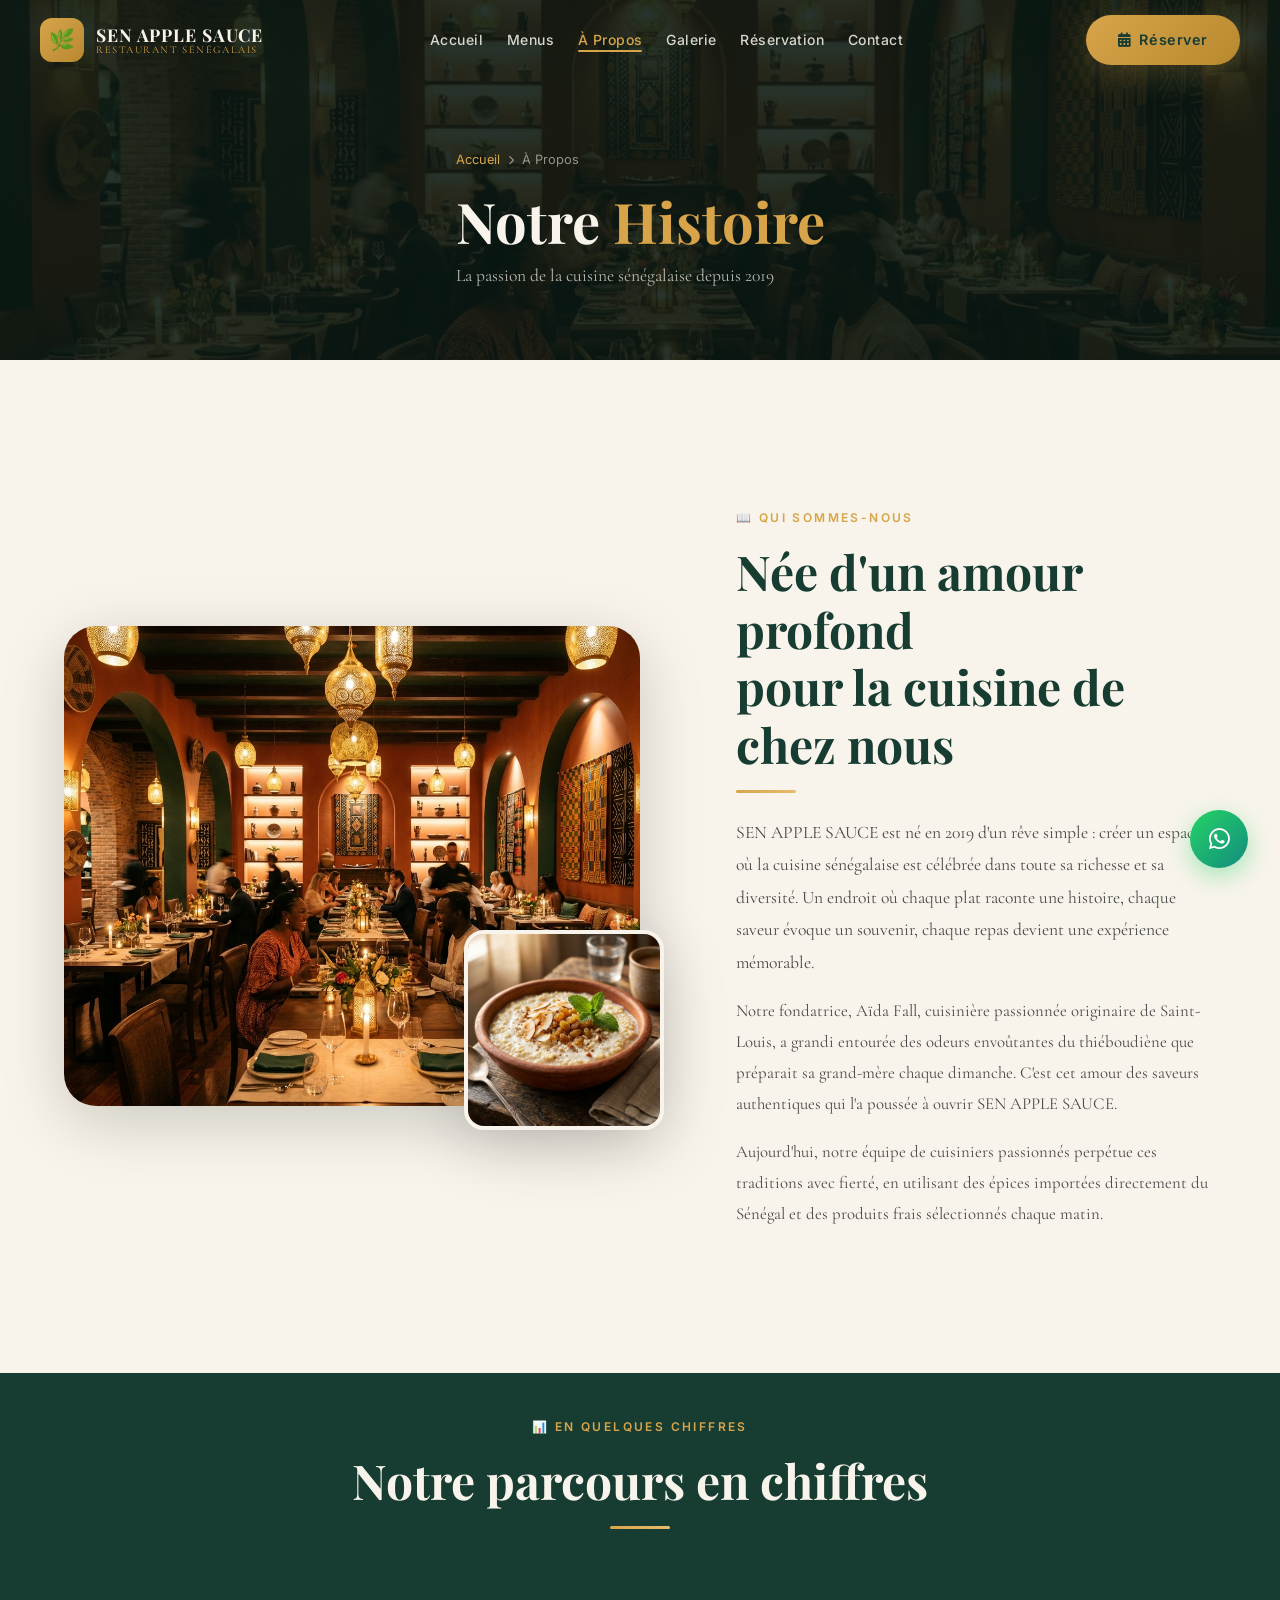
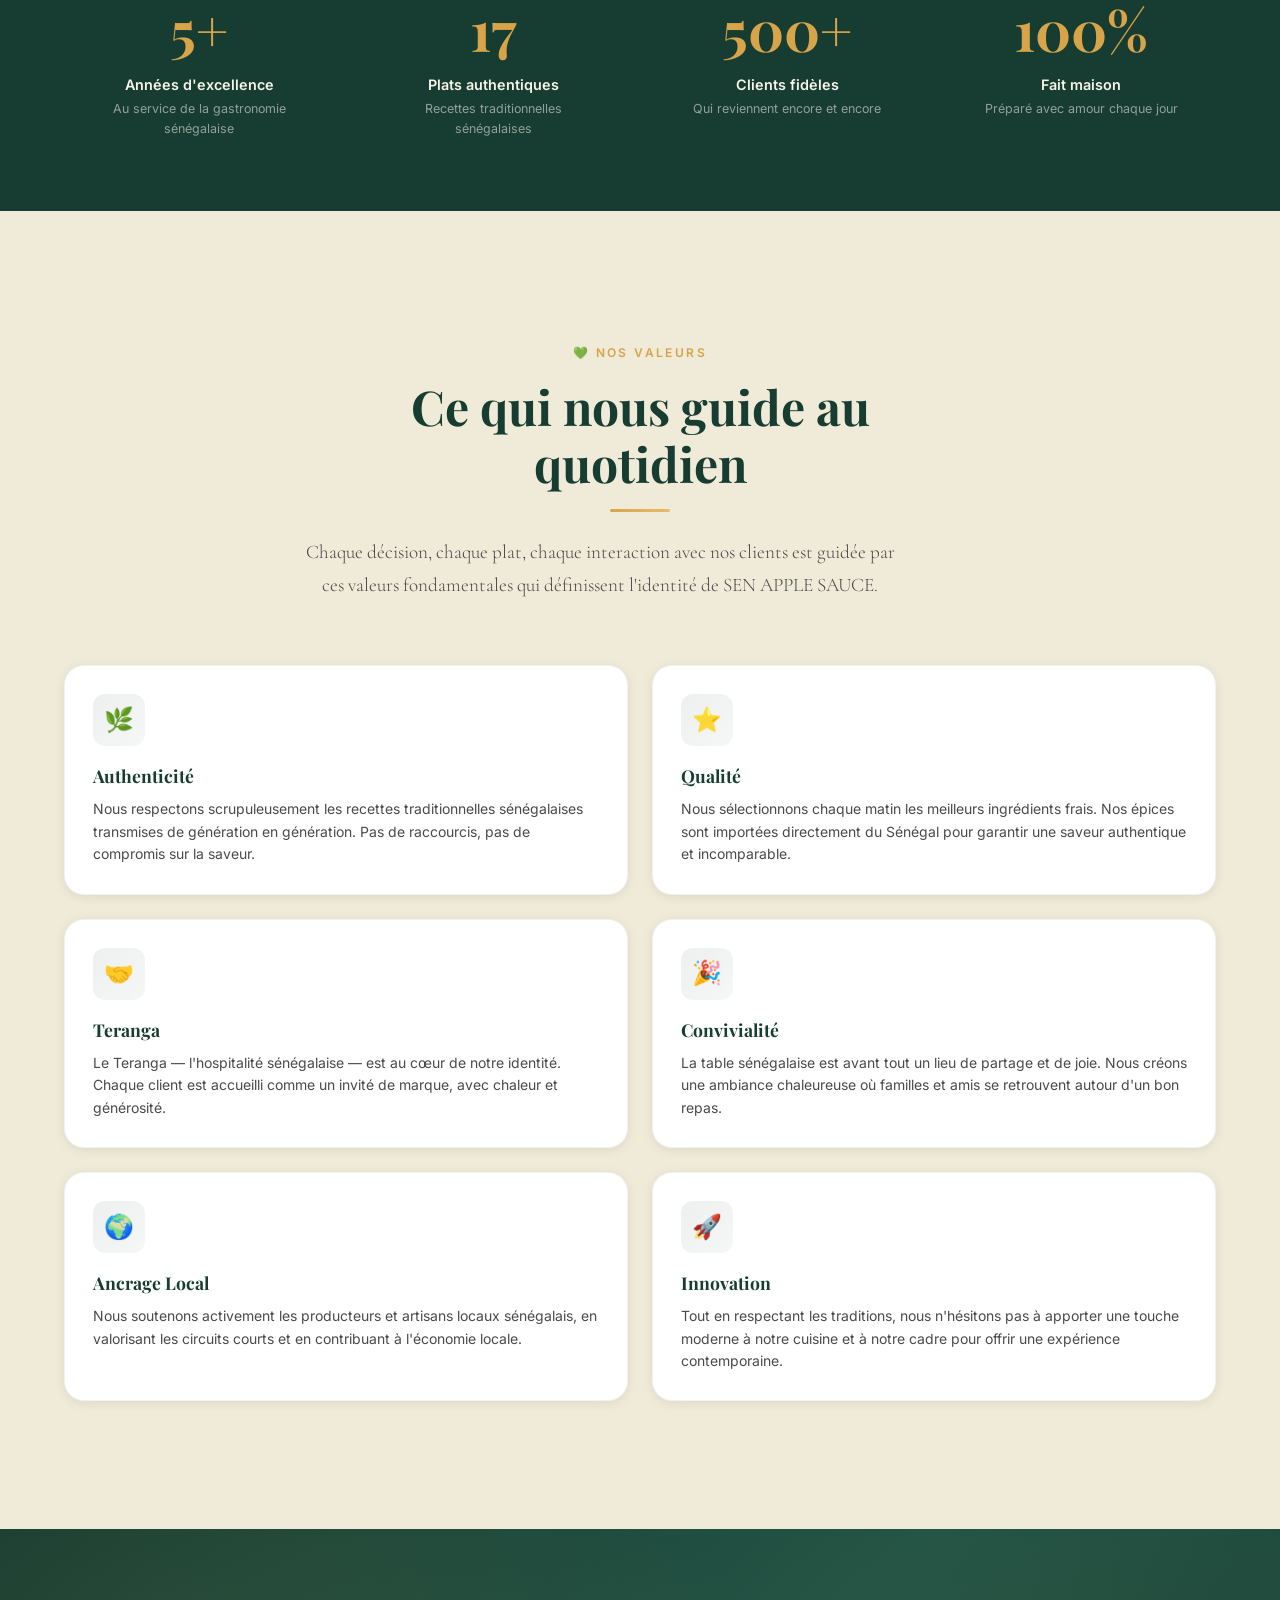
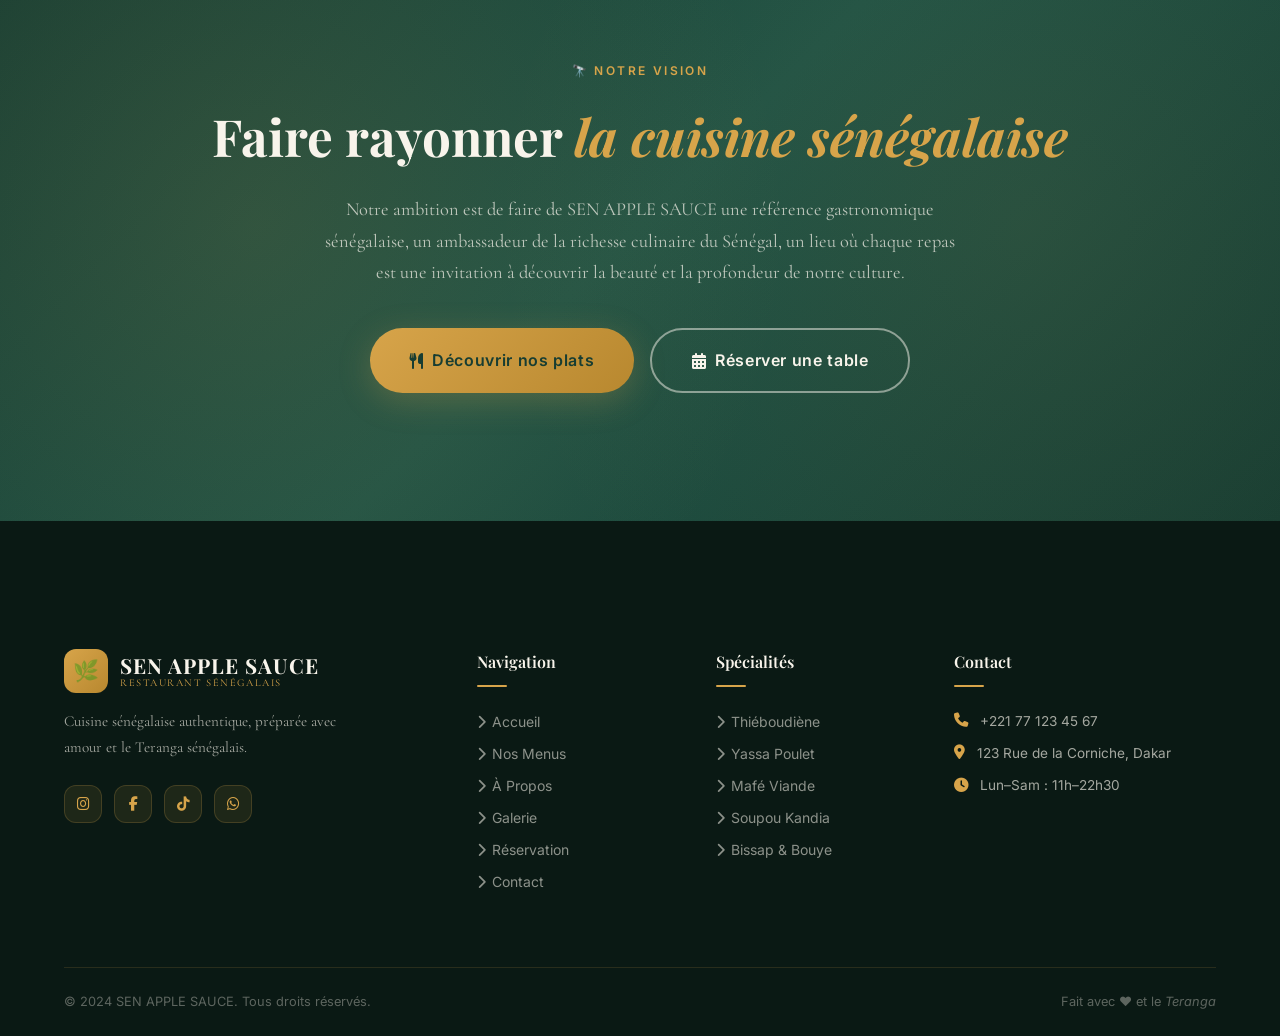
<file: apropos.html>
<!DOCTYPE html>
<html lang="fr">
<head>
  <meta charset="UTF-8">
  <meta name="viewport" content="width=device-width, initial-scale=1.0">
  <meta name="description" content="Découvrez l'histoire de SEN APPLE SAUCE, nos valeurs d'authenticité, de qualité et de Teranga sénégalais. Un restaurant né d'une passion pour la cuisine sénégalaise.">
  <title>À Propos — SEN APPLE SAUCE | Restaurant Sénégalais Authentique</title>
  <link rel="preconnect" href="https://fonts.googleapis.com">
  <link rel="preconnect" href="https://fonts.gstatic.com" crossorigin>
  <link href="https://fonts.googleapis.com/css2?family=Playfair+Display:ital,wght@0,400;0,600;0,700;1,400&family=Inter:wght@300;400;500;600;700&family=Cormorant+Garamond:ital,wght@0,300;0,400;0,600;1,400&display=swap" rel="stylesheet">
  <link rel="stylesheet" href="https://cdnjs.cloudflare.com/ajax/libs/font-awesome/6.5.0/css/all.min.css">
  <link rel="stylesheet" href="css/style.css">
  <link rel="stylesheet" href="css/responsive.css">
</head>
<body>

  <!-- NAVBAR -->
  <nav class="navbar scrolled" id="navbar">
    <div class="navbar-inner">
      <a href="index.html" class="logo">
        <div class="logo-icon">🌿</div>
        <div class="logo-text">
          <span class="logo-name">SEN APPLE SAUCE</span>
          <span class="logo-tagline">Restaurant Sénégalais</span>
        </div>
      </a>
      <ul class="nav-links">
        <li><a href="index.html"       class="nav-link">Accueil</a></li>
        <li><a href="menu.html"        class="nav-link">Menus</a></li>
        <li><a href="apropos.html"     class="nav-link active">À Propos</a></li>
        <li><a href="galerie.html"     class="nav-link">Galerie</a></li>
        <li><a href="reservation.html" class="nav-link">Réservation</a></li>
        <li><a href="contact.html"     class="nav-link">Contact</a></li>
      </ul>
      <a href="reservation.html" class="btn btn-primary nav-cta"><i class="fas fa-calendar-alt"></i> Réserver</a>
      <button class="hamburger" id="hamburger" aria-label="Menu"><span></span><span></span><span></span></button>
    </div>
  </nav>

  <div class="mobile-menu" id="mobile-menu">
    <ul role="list" style="display:flex;flex-direction:column;align-items:center;gap:2rem;list-style:none;text-align:center;">
      <li><a href="index.html"       class="nav-link">Accueil</a></li>
      <li><a href="menu.html"        class="nav-link">Menus</a></li>
      <li><a href="apropos.html"     class="nav-link">À Propos</a></li>
      <li><a href="galerie.html"     class="nav-link">Galerie</a></li>
      <li><a href="reservation.html" class="nav-link">Réservation</a></li>
      <li><a href="contact.html"     class="nav-link">Contact</a></li>
    </ul>
    <a href="reservation.html" class="btn btn-primary btn-lg" style="margin-top:1rem;"><i class="fas fa-calendar-alt"></i> Réserver</a>
  </div>

  <!-- PAGE HERO -->
  <section class="page-hero">
    <div class="page-hero-bg">
      <img src="images/restaurant_ambiance.jpg" alt="SEN APPLE SAUCE ambiance chaleureuse">
    </div>
    <div class="page-hero-overlay"></div>
    <div class="page-hero-content">
      <nav class="breadcrumb">
        <a href="index.html">Accueil</a>
        <i class="fas fa-chevron-right" style="font-size:0.6rem;"></i>
        <span>À Propos</span>
      </nav>
      <h1 class="page-hero-title">Notre <span class="accent">Histoire</span></h1>
      <p style="color:rgba(248,244,235,0.72);font-family:var(--font-elegant);font-size:1.1rem;margin-top:0.5rem;">
        La passion de la cuisine sénégalaise depuis 2019
      </p>
    </div>
  </section>

  <!-- HISTOIRE PRINCIPALE -->
  <section class="section-pad" style="background:var(--ivory);" aria-label="Notre histoire">
    <div class="container">
      <div class="about-intro-grid">
        <div class="about-img-stack reveal-left">
          <div class="about-img-main">
            <img src="images/restaurant_ambiance.jpg" alt="L'intérieur chaleureux de SEN APPLE SAUCE" loading="lazy">
          </div>
          <div class="about-img-accent">
            <img src="images/thiakry_dessert.jpg" alt="Thiakry dessert traditionnel" loading="lazy">
          </div>
        </div>
        <div class="reveal-right" style="padding:1rem 0;">
          <span class="section-label">📖 Qui sommes-nous</span>
          <h2 class="section-title">Née d'un amour profond<br>pour la cuisine de chez nous</h2>
          <div class="divider-gold"></div>
          <p style="font-family:var(--font-elegant); font-size:1.1rem; color:var(--text-medium); line-height:1.85; margin-bottom:1rem;">
            SEN APPLE SAUCE est né en 2019 d'un rêve simple : créer un espace où la cuisine sénégalaise
            est célébrée dans toute sa richesse et sa diversité. Un endroit où chaque plat raconte une histoire,
            chaque saveur évoque un souvenir, chaque repas devient une expérience mémorable.
          </p>
          <p style="font-family:var(--font-elegant); font-size:1.05rem; color:var(--text-medium); line-height:1.85; margin-bottom:1rem;">
            Notre fondatrice, Aïda Fall, cuisinière passionnée originaire de Saint-Louis, a grandi entourée
            des odeurs envoûtantes du thiéboudiène que préparait sa grand-mère chaque dimanche. C'est cet
            amour des saveurs authentiques qui l'a poussée à ouvrir SEN APPLE SAUCE.
          </p>
          <p style="font-family:var(--font-elegant); font-size:1.05rem; color:var(--text-medium); line-height:1.85;">
            Aujourd'hui, notre équipe de cuisiniers passionnés perpétue ces traditions avec fierté, en utilisant
            des épices importées directement du Sénégal et des produits frais sélectionnés chaque matin.
          </p>
        </div>
      </div>
    </div>
  </section>

  <!-- CHIFFRES CLÉS -->
  <section class="features-strip section-pad-sm" aria-label="Nos chiffres">
    <div class="container">
      <div style="text-align:center; margin-bottom:2.5rem;">
        <span class="section-label">📊 En quelques chiffres</span>
        <h2 class="section-title light">Notre parcours en chiffres</h2>
        <div class="divider-gold center"></div>
      </div>
      <div class="features-grid">
        <div class="feature-item reveal" style="flex-direction:column; text-align:center; padding:2rem;">
          <div style="font-family:var(--font-display); font-size:3.5rem; font-weight:700; color:var(--gold); line-height:1;">5+</div>
          <div class="feature-text" style="text-align:center;">
            <h4>Années d'excellence</h4>
            <p>Au service de la gastronomie sénégalaise</p>
          </div>
        </div>
        <div class="feature-item reveal" style="flex-direction:column; text-align:center; padding:2rem;">
          <div style="font-family:var(--font-display); font-size:3.5rem; font-weight:700; color:var(--gold); line-height:1;">17</div>
          <div class="feature-text" style="text-align:center;">
            <h4>Plats authentiques</h4>
            <p>Recettes traditionnelles sénégalaises</p>
          </div>
        </div>
        <div class="feature-item reveal" style="flex-direction:column; text-align:center; padding:2rem;">
          <div style="font-family:var(--font-display); font-size:3.5rem; font-weight:700; color:var(--gold); line-height:1;">500+</div>
          <div class="feature-text" style="text-align:center;">
            <h4>Clients fidèles</h4>
            <p>Qui reviennent encore et encore</p>
          </div>
        </div>
        <div class="feature-item reveal" style="flex-direction:column; text-align:center; padding:2rem;">
          <div style="font-family:var(--font-display); font-size:3.5rem; font-weight:700; color:var(--gold); line-height:1;">100%</div>
          <div class="feature-text" style="text-align:center;">
            <h4>Fait maison</h4>
            <p>Préparé avec amour chaque jour</p>
          </div>
        </div>
      </div>
    </div>
  </section>

  <!-- NOS VALEURS -->
  <section class="section-pad" style="background:var(--ivory-dark);" aria-label="Nos valeurs">
    <div class="container">
      <div class="section-intro center text-center" style="margin-bottom:3rem;">
        <span class="section-label">💚 Nos Valeurs</span>
        <h2 class="section-title">Ce qui nous guide au quotidien</h2>
        <div class="divider-gold center"></div>
        <p class="section-subtitle">
          Chaque décision, chaque plat, chaque interaction avec nos clients est guidée
          par ces valeurs fondamentales qui définissent l'identité de SEN APPLE SAUCE.
        </p>
      </div>

      <div class="values-grid">
        <div class="value-card reveal">
          <div class="value-card-icon">🌿</div>
          <h4>Authenticité</h4>
          <p>Nous respectons scrupuleusement les recettes traditionnelles sénégalaises transmises de génération en génération. Pas de raccourcis, pas de compromis sur la saveur.</p>
        </div>
        <div class="value-card reveal">
          <div class="value-card-icon">⭐</div>
          <h4>Qualité</h4>
          <p>Nous sélectionnons chaque matin les meilleurs ingrédients frais. Nos épices sont importées directement du Sénégal pour garantir une saveur authentique et incomparable.</p>
        </div>
        <div class="value-card reveal">
          <div class="value-card-icon">🤝</div>
          <h4>Teranga</h4>
          <p>Le Teranga — l'hospitalité sénégalaise — est au cœur de notre identité. Chaque client est accueilli comme un invité de marque, avec chaleur et générosité.</p>
        </div>
        <div class="value-card reveal">
          <div class="value-card-icon">🎉</div>
          <h4>Convivialité</h4>
          <p>La table sénégalaise est avant tout un lieu de partage et de joie. Nous créons une ambiance chaleureuse où familles et amis se retrouvent autour d'un bon repas.</p>
        </div>
        <div class="value-card reveal">
          <div class="value-card-icon">🌍</div>
          <h4>Ancrage Local</h4>
          <p>Nous soutenons activement les producteurs et artisans locaux sénégalais, en valorisant les circuits courts et en contribuant à l'économie locale.</p>
        </div>
        <div class="value-card reveal">
          <div class="value-card-icon">🚀</div>
          <h4>Innovation</h4>
          <p>Tout en respectant les traditions, nous n'hésitons pas à apporter une touche moderne à notre cuisine et à notre cadre pour offrir une expérience contemporaine.</p>
        </div>
      </div>
    </div>
  </section>

  <!-- NOTRE VISION -->
  <section class="cta-section section-pad" aria-label="Notre vision">
    <div class="container">
      <div class="cta-content">
        <span class="section-label">🔭 Notre Vision</span>
        <h2 class="cta-title">Faire rayonner <em>la cuisine sénégalaise</em></h2>
        <p class="cta-desc" style="max-width:650px;">
          Notre ambition est de faire de SEN APPLE SAUCE une référence gastronomique sénégalaise,
          un ambassadeur de la richesse culinaire du Sénégal, un lieu où chaque repas est une invitation
          à découvrir la beauté et la profondeur de notre culture.
        </p>
        <div class="cta-actions">
          <a href="menu.html" class="btn btn-primary btn-lg">
            <i class="fas fa-utensils"></i> Découvrir nos plats
          </a>
          <a href="reservation.html" class="btn btn-secondary btn-lg">
            <i class="fas fa-calendar-alt"></i> Réserver une table
          </a>
        </div>
      </div>
    </div>
  </section>

  <!-- FOOTER -->
  <footer class="footer">
    <div class="container">
      <div class="footer-grid">
        <div class="footer-brand">
          <div class="logo" style="margin-bottom:1rem;">
            <div class="logo-icon">🌿</div>
            <div class="logo-text">
              <span class="logo-name">SEN APPLE SAUCE</span>
              <span class="logo-tagline">Restaurant Sénégalais</span>
            </div>
          </div>
          <p class="footer-desc">Cuisine sénégalaise authentique, préparée avec amour et le Teranga sénégalais.</p>
          <div class="footer-social">
            <a href="#" class="social-link" aria-label="Instagram"><i class="fab fa-instagram"></i></a>
            <a href="#" class="social-link" aria-label="Facebook"><i class="fab fa-facebook-f"></i></a>
            <a href="#" class="social-link" aria-label="TikTok"><i class="fab fa-tiktok"></i></a>
            <a href="https://wa.me/221771234567" class="social-link" aria-label="WhatsApp"><i class="fab fa-whatsapp"></i></a>
          </div>
        </div>
        <div class="footer-col">
          <h5>Navigation</h5>
          <ul class="footer-links">
            <li><a href="index.html"><i class="fas fa-chevron-right"></i> Accueil</a></li>
            <li><a href="menu.html"><i class="fas fa-chevron-right"></i> Nos Menus</a></li>
            <li><a href="apropos.html"><i class="fas fa-chevron-right"></i> À Propos</a></li>
            <li><a href="galerie.html"><i class="fas fa-chevron-right"></i> Galerie</a></li>
            <li><a href="reservation.html"><i class="fas fa-chevron-right"></i> Réservation</a></li>
            <li><a href="contact.html"><i class="fas fa-chevron-right"></i> Contact</a></li>
          </ul>
        </div>
        <div class="footer-col">
          <h5>Spécialités</h5>
          <ul class="footer-links">
            <li><a href="menu.html"><i class="fas fa-chevron-right"></i> Thiéboudiène</a></li>
            <li><a href="menu.html"><i class="fas fa-chevron-right"></i> Yassa Poulet</a></li>
            <li><a href="menu.html"><i class="fas fa-chevron-right"></i> Mafé Viande</a></li>
            <li><a href="menu.html"><i class="fas fa-chevron-right"></i> Soupou Kandia</a></li>
            <li><a href="menu.html"><i class="fas fa-chevron-right"></i> Bissap & Bouye</a></li>
          </ul>
        </div>
        <div class="footer-col">
          <h5>Contact</h5>
          <div class="footer-contact-item"><i class="fas fa-phone"></i><span>+221 77 123 45 67</span></div>
          <div class="footer-contact-item"><i class="fas fa-map-marker-alt"></i><span>123 Rue de la Corniche, Dakar</span></div>
          <div class="footer-contact-item"><i class="fas fa-clock"></i><span>Lun–Sam : 11h–22h30</span></div>
        </div>
      </div>
      <div class="footer-bottom">
        <p>© 2024 SEN APPLE SAUCE. Tous droits réservés.</p>
        <p>Fait avec ❤️ et le <em>Teranga</em></p>
      </div>
    </div>
  </footer>

  <a href="https://wa.me/221771234567" class="whatsapp-float" target="_blank" rel="noopener" aria-label="WhatsApp">
    <i class="fab fa-whatsapp"></i>
    <span class="whatsapp-tooltip">Contactez-nous</span>
  </a>
  <button class="back-to-top" id="back-to-top" aria-label="Retour en haut"><i class="fas fa-chevron-up"></i></button>

  <script src="js/script.js"></script>
</body>
</html>
</file>
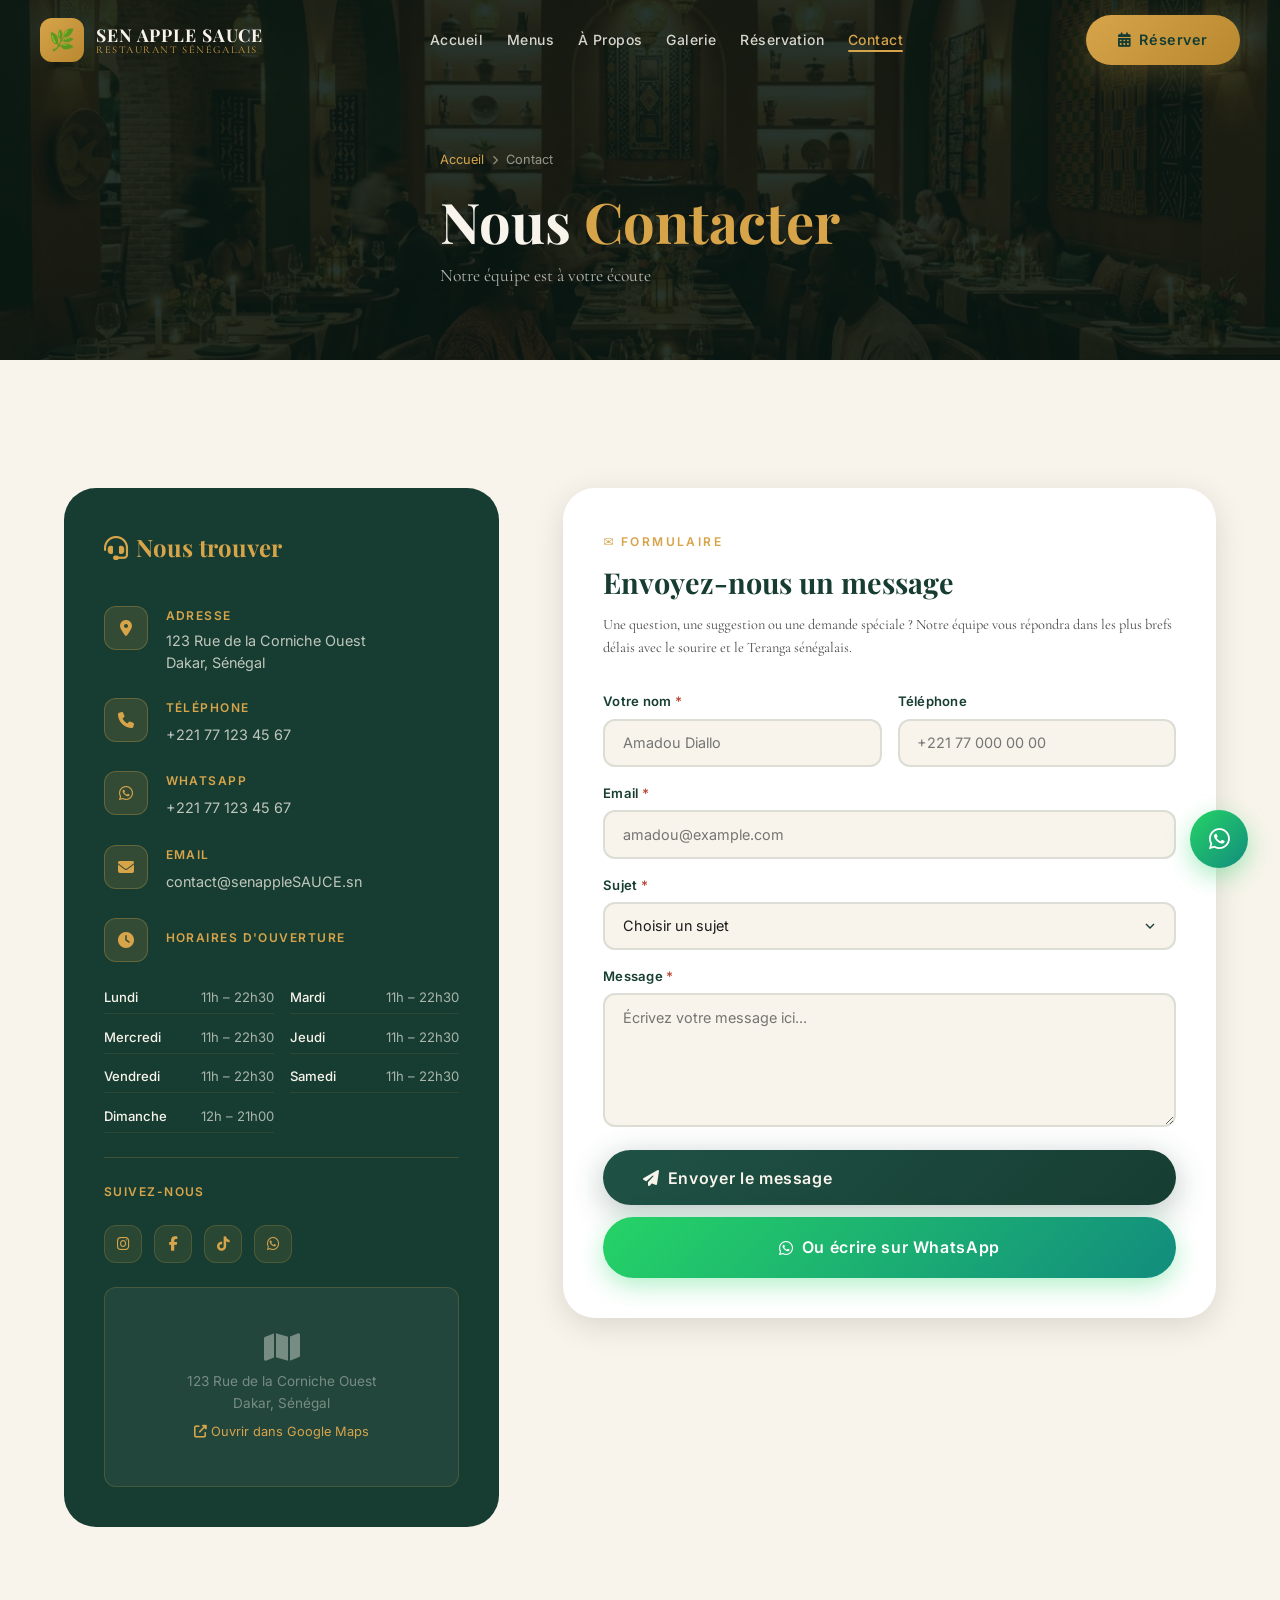
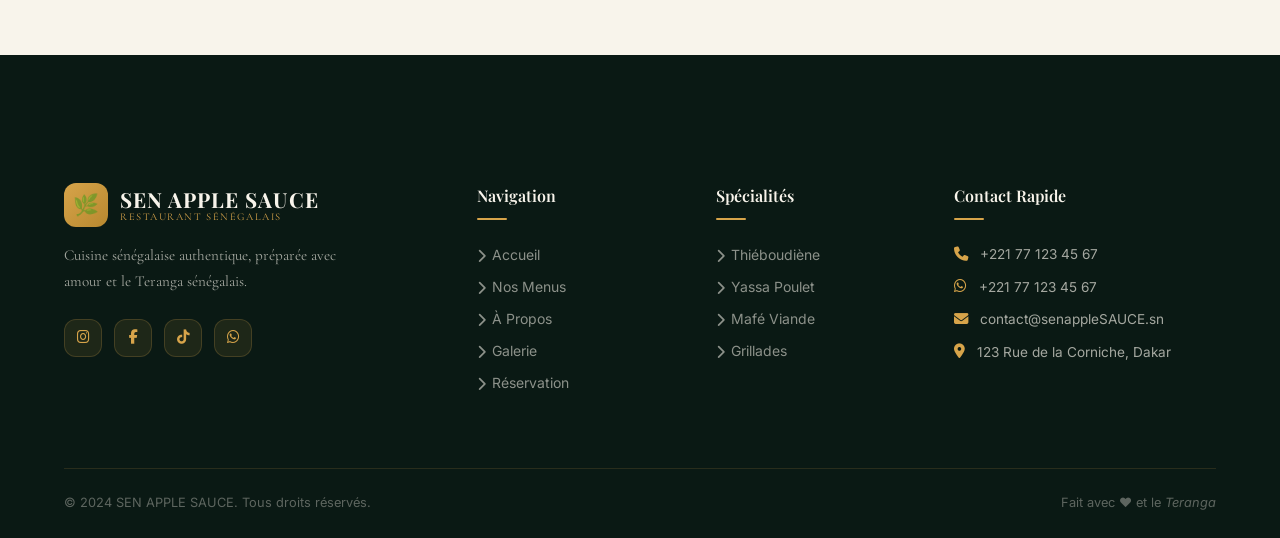
<file: contact.html>
<!DOCTYPE html>
<html lang="fr">
<head>
  <meta charset="UTF-8">
  <meta name="viewport" content="width=device-width, initial-scale=1.0">
  <meta name="description" content="Contactez SEN APPLE SAUCE : téléphone, WhatsApp, adresse, horaires, formulaire de contact et réseaux sociaux.">
  <title>Contact — SEN APPLE SAUCE | Restaurant Sénégalais</title>
  <link rel="preconnect" href="https://fonts.googleapis.com">
  <link rel="preconnect" href="https://fonts.gstatic.com" crossorigin>
  <link href="https://fonts.googleapis.com/css2?family=Playfair+Display:ital,wght@0,400;0,600;0,700;1,400&family=Inter:wght@300;400;500;600;700&family=Cormorant+Garamond:ital,wght@0,300;0,400;0,600;1,400&display=swap" rel="stylesheet">
  <link rel="stylesheet" href="https://cdnjs.cloudflare.com/ajax/libs/font-awesome/6.5.0/css/all.min.css">
  <link rel="stylesheet" href="css/style.css">
  <link rel="stylesheet" href="css/responsive.css">
</head>
<body>

  <!-- NAVBAR -->
  <nav class="navbar scrolled" id="navbar">
    <div class="navbar-inner">
      <a href="index.html" class="logo">
        <div class="logo-icon">🌿</div>
        <div class="logo-text">
          <span class="logo-name">SEN APPLE SAUCE</span>
          <span class="logo-tagline">Restaurant Sénégalais</span>
        </div>
      </a>
      <ul class="nav-links">
        <li><a href="index.html"       class="nav-link">Accueil</a></li>
        <li><a href="menu.html"        class="nav-link">Menus</a></li>
        <li><a href="apropos.html"     class="nav-link">À Propos</a></li>
        <li><a href="galerie.html"     class="nav-link">Galerie</a></li>
        <li><a href="reservation.html" class="nav-link">Réservation</a></li>
        <li><a href="contact.html"     class="nav-link active">Contact</a></li>
      </ul>
      <a href="reservation.html" class="btn btn-primary nav-cta"><i class="fas fa-calendar-alt"></i> Réserver</a>
      <button class="hamburger" id="hamburger" aria-label="Menu"><span></span><span></span><span></span></button>
    </div>
  </nav>

  <div class="mobile-menu" id="mobile-menu">
    <ul role="list" style="display:flex;flex-direction:column;align-items:center;gap:2rem;list-style:none;text-align:center;">
      <li><a href="index.html"       class="nav-link">Accueil</a></li>
      <li><a href="menu.html"        class="nav-link">Menus</a></li>
      <li><a href="apropos.html"     class="nav-link">À Propos</a></li>
      <li><a href="galerie.html"     class="nav-link">Galerie</a></li>
      <li><a href="reservation.html" class="nav-link">Réservation</a></li>
      <li><a href="contact.html"     class="nav-link">Contact</a></li>
    </ul>
    <a href="reservation.html" class="btn btn-primary btn-lg" style="margin-top:1rem;"><i class="fas fa-calendar-alt"></i> Réserver</a>
  </div>

  <!-- PAGE HERO -->
  <section class="page-hero">
    <div class="page-hero-bg">
      <img src="images/restaurant_ambiance.jpg" alt="Restaurant SEN APPLE SAUCE">
    </div>
    <div class="page-hero-overlay"></div>
    <div class="page-hero-content">
      <nav class="breadcrumb">
        <a href="index.html">Accueil</a>
        <i class="fas fa-chevron-right" style="font-size:0.6rem;"></i>
        <span>Contact</span>
      </nav>
      <h1 class="page-hero-title">Nous <span class="accent">Contacter</span></h1>
      <p style="color:rgba(248,244,235,0.72);font-family:var(--font-elegant);font-size:1.1rem;margin-top:0.5rem;">
        Notre équipe est à votre écoute
      </p>
    </div>
  </section>

  <!-- CONTACT SECTION -->
  <section class="section-pad" style="background:var(--ivory);" aria-label="Page contact">
    <div class="container">
      <div class="contact-layout">

        <!-- LEFT: Contact Details -->
        <div class="reveal-left">
          <div class="contact-details-card">
            <h3><i class="fas fa-headset" style="margin-right:0.5rem;"></i>Nous trouver</h3>

            <div class="contact-detail">
              <div class="contact-detail-icon"><i class="fas fa-map-marker-alt"></i></div>
              <div class="contact-detail-text">
                <h6>Adresse</h6>
                <p>123 Rue de la Corniche Ouest<br>Dakar, Sénégal</p>
              </div>
            </div>

            <div class="contact-detail">
              <div class="contact-detail-icon"><i class="fas fa-phone"></i></div>
              <div class="contact-detail-text">
                <h6>Téléphone</h6>
                <a href="tel:+221771234567">+221 77 123 45 67</a>
              </div>
            </div>

            <div class="contact-detail">
              <div class="contact-detail-icon"><i class="fab fa-whatsapp"></i></div>
              <div class="contact-detail-text">
                <h6>WhatsApp</h6>
                <a href="https://wa.me/221771234567" target="_blank" rel="noopener">+221 77 123 45 67</a>
              </div>
            </div>

            <div class="contact-detail">
              <div class="contact-detail-icon"><i class="fas fa-envelope"></i></div>
              <div class="contact-detail-text">
                <h6>Email</h6>
                <a href="mailto:contact@senappleSAUCE.sn">contact@senappleSAUCE.sn</a>
              </div>
            </div>

            <!-- Horaires -->
            <div class="contact-detail" style="flex-direction:column; gap:0.75rem;">
              <div style="display:flex; gap:1.1rem; align-items:center;">
                <div class="contact-detail-icon"><i class="fas fa-clock"></i></div>
                <div class="contact-detail-text">
                  <h6>Horaires d'ouverture</h6>
                </div>
              </div>
              <div class="hours-grid" style="margin-left:0; width:100%;">
                <div class="hours-row"><span class="day">Lundi</span><span>11h – 22h30</span></div>
                <div class="hours-row"><span class="day">Mardi</span><span>11h – 22h30</span></div>
                <div class="hours-row"><span class="day">Mercredi</span><span>11h – 22h30</span></div>
                <div class="hours-row"><span class="day">Jeudi</span><span>11h – 22h30</span></div>
                <div class="hours-row"><span class="day">Vendredi</span><span>11h – 22h30</span></div>
                <div class="hours-row"><span class="day">Samedi</span><span>11h – 22h30</span></div>
                <div class="hours-row"><span class="day">Dimanche</span><span>12h – 21h00</span></div>
              </div>
            </div>

            <!-- Réseaux Sociaux -->
            <div style="margin-top:1.5rem; padding-top:1.5rem; border-top:1px solid rgba(215,164,74,0.2);">
              <p style="font-size:0.75rem; font-weight:600; color:var(--gold); letter-spacing:0.12em; text-transform:uppercase; margin-bottom:0.75rem;">Suivez-nous</p>
              <div class="contact-social">
                <a href="#" class="social-link" aria-label="Instagram" title="Instagram">
                  <i class="fab fa-instagram"></i>
                </a>
                <a href="#" class="social-link" aria-label="Facebook" title="Facebook">
                  <i class="fab fa-facebook-f"></i>
                </a>
                <a href="#" class="social-link" aria-label="TikTok" title="TikTok">
                  <i class="fab fa-tiktok"></i>
                </a>
                <a href="https://wa.me/221771234567" class="social-link" aria-label="WhatsApp" target="_blank" rel="noopener">
                  <i class="fab fa-whatsapp"></i>
                </a>
              </div>
            </div>

            <!-- Map Placeholder -->
            <div class="map-container" style="margin-top:1.5rem;">
              <div class="map-placeholder">
                <i class="fas fa-map" style="font-size:2rem; margin-bottom:0.5rem; display:block;"></i>
                <p>123 Rue de la Corniche Ouest</p>
                <p>Dakar, Sénégal</p>
                <a href="https://maps.google.com/?q=Corniche+Ouest,+Dakar" target="_blank" rel="noopener"
                   style="color:var(--gold); font-size:0.8rem; margin-top:0.5rem; display:inline-block;">
                  <i class="fas fa-external-link-alt"></i> Ouvrir dans Google Maps
                </a>
              </div>
            </div>
          </div>
        </div>

        <!-- RIGHT: Contact Form -->
        <div class="reveal-right">
          <div class="contact-form-card">
            <span class="section-label" style="margin-bottom:0.5rem;">✉️ Formulaire</span>
            <h3 style="font-family:var(--font-display); font-size:1.8rem; color:var(--green-deep); margin-bottom:0.5rem;">
              Envoyez-nous un message
            </h3>
            <p style="font-size:0.9rem; color:var(--text-medium); margin-bottom:2rem; font-family:var(--font-elegant); line-height:1.6;">
              Une question, une suggestion ou une demande spéciale ? Notre équipe vous répondra
              dans les plus brefs délais avec le sourire et le Teranga sénégalais.
            </p>

            <form id="contact-form" novalidate>
              <div class="form-row">
                <div class="form-group">
                  <label for="contact-name">Votre nom <span style="color:var(--terracotta);">*</span></label>
                  <input type="text" id="contact-name" name="contact-name" class="form-control"
                         placeholder="Amadou Diallo" required autocomplete="name">
                  <span class="error-msg" id="err-contact-name"><i class="fas fa-exclamation-circle"></i> Ce champ est obligatoire.</span>
                </div>
                <div class="form-group">
                  <label for="contact-phone">Téléphone</label>
                  <input type="tel" id="contact-phone" name="contact-phone" class="form-control"
                         placeholder="+221 77 000 00 00" autocomplete="tel">
                </div>
              </div>

              <div class="form-group">
                <label for="contact-email">Email <span style="color:var(--terracotta);">*</span></label>
                <input type="email" id="contact-email" name="contact-email" class="form-control"
                       placeholder="amadou@example.com" required autocomplete="email">
                <span class="error-msg" id="err-contact-email"><i class="fas fa-exclamation-circle"></i> Un email valide est requis.</span>
              </div>

              <div class="form-group">
                <label for="contact-subject">Sujet <span style="color:var(--terracotta);">*</span></label>
                <select id="contact-subject" name="contact-subject" class="form-control" required>
                  <option value="">Choisir un sujet</option>
                  <option value="reservation">Réservation</option>
                  <option value="commande">Commande / Traiteur</option>
                  <option value="feedback">Avis / Feedback</option>
                  <option value="partenariat">Partenariat</option>
                  <option value="presse">Presse / Médias</option>
                  <option value="autre">Autre demande</option>
                </select>
                <span class="error-msg" id="err-contact-subject"><i class="fas fa-exclamation-circle"></i> Veuillez choisir un sujet.</span>
              </div>

              <div class="form-group">
                <label for="contact-message">Message <span style="color:var(--terracotta);">*</span></label>
                <textarea id="contact-message" name="contact-message" class="form-control" rows="6"
                          placeholder="Écrivez votre message ici..." required></textarea>
                <span class="error-msg" id="err-contact-message"><i class="fas fa-exclamation-circle"></i> Votre message est obligatoire.</span>
              </div>

              <!-- Success -->
              <div id="contact-success" role="alert" style="display:none; background:rgba(23,61,50,0.08); border:1px solid var(--green-deep); border-radius:var(--radius-md); padding:1.25rem; text-align:center; color:var(--green-deep); margin-bottom:1rem;">
                <i class="fas fa-check-circle" style="font-size:1.5rem; color:var(--green-deep); display:block; margin-bottom:0.5rem;"></i>
                <strong>Message envoyé !</strong><br>
                <span style="font-size:0.875rem; color:var(--text-medium);">Nous vous répondrons dans les plus brefs délais. Merci !</span>
              </div>

              <div style="display:flex; flex-direction:column; gap:0.75rem;">
                <button type="submit" class="btn btn-green btn-lg" id="contact-submit-btn" style="width:100%;">
                  <i class="fas fa-paper-plane"></i> Envoyer le message
                </button>
                <a href="https://wa.me/221771234567?text=Bonjour%20SEN%20APPLE%20SAUCE%20!" target="_blank" rel="noopener"
                   class="btn btn-whatsapp btn-lg" style="width:100%; text-align:center; justify-content:center;">
                  <i class="fab fa-whatsapp"></i> Ou écrire sur WhatsApp
                </a>
              </div>
            </form>
          </div>
        </div>

      </div>
    </div>
  </section>

  <!-- FOOTER -->
  <footer class="footer">
    <div class="container">
      <div class="footer-grid">
        <div class="footer-brand">
          <div class="logo" style="margin-bottom:1rem;">
            <div class="logo-icon">🌿</div>
            <div class="logo-text">
              <span class="logo-name">SEN APPLE SAUCE</span>
              <span class="logo-tagline">Restaurant Sénégalais</span>
            </div>
          </div>
          <p class="footer-desc">Cuisine sénégalaise authentique, préparée avec amour et le Teranga sénégalais.</p>
          <div class="footer-social">
            <a href="#" class="social-link" aria-label="Instagram"><i class="fab fa-instagram"></i></a>
            <a href="#" class="social-link" aria-label="Facebook"><i class="fab fa-facebook-f"></i></a>
            <a href="#" class="social-link" aria-label="TikTok"><i class="fab fa-tiktok"></i></a>
            <a href="https://wa.me/221771234567" class="social-link" aria-label="WhatsApp"><i class="fab fa-whatsapp"></i></a>
          </div>
        </div>
        <div class="footer-col">
          <h5>Navigation</h5>
          <ul class="footer-links">
            <li><a href="index.html"><i class="fas fa-chevron-right"></i> Accueil</a></li>
            <li><a href="menu.html"><i class="fas fa-chevron-right"></i> Nos Menus</a></li>
            <li><a href="apropos.html"><i class="fas fa-chevron-right"></i> À Propos</a></li>
            <li><a href="galerie.html"><i class="fas fa-chevron-right"></i> Galerie</a></li>
            <li><a href="reservation.html"><i class="fas fa-chevron-right"></i> Réservation</a></li>
          </ul>
        </div>
        <div class="footer-col">
          <h5>Spécialités</h5>
          <ul class="footer-links">
            <li><a href="menu.html"><i class="fas fa-chevron-right"></i> Thiéboudiène</a></li>
            <li><a href="menu.html"><i class="fas fa-chevron-right"></i> Yassa Poulet</a></li>
            <li><a href="menu.html"><i class="fas fa-chevron-right"></i> Mafé Viande</a></li>
            <li><a href="menu.html"><i class="fas fa-chevron-right"></i> Grillades</a></li>
          </ul>
        </div>
        <div class="footer-col">
          <h5>Contact Rapide</h5>
          <div class="footer-contact-item"><i class="fas fa-phone"></i><span>+221 77 123 45 67</span></div>
          <div class="footer-contact-item"><i class="fab fa-whatsapp"></i><span>+221 77 123 45 67</span></div>
          <div class="footer-contact-item"><i class="fas fa-envelope"></i><span>contact@senappleSAUCE.sn</span></div>
          <div class="footer-contact-item"><i class="fas fa-map-marker-alt"></i><span>123 Rue de la Corniche, Dakar</span></div>
        </div>
      </div>
      <div class="footer-bottom">
        <p>© 2024 SEN APPLE SAUCE. Tous droits réservés.</p>
        <p>Fait avec ❤️ et le <em>Teranga</em></p>
      </div>
    </div>
  </footer>

  <a href="https://wa.me/221771234567" class="whatsapp-float" target="_blank" rel="noopener" aria-label="WhatsApp">
    <i class="fab fa-whatsapp"></i>
    <span class="whatsapp-tooltip">Écrivez-nous</span>
  </a>
  <button class="back-to-top" id="back-to-top" aria-label="Retour en haut"><i class="fas fa-chevron-up"></i></button>

  <script src="js/script.js"></script>
  <script>
    /* ── Contact Form Validation ─────────────────────── */
    const contactForm = document.getElementById('contact-form');
    const contactSuccess = document.getElementById('contact-success');

    function validateContactField(id, errId, message, extraCheck) {
      const input = document.getElementById(id);
      const errEl = document.getElementById(errId);
      if (!input) return true;
      let isValid = true;
      if (input.required && !input.value.trim()) {
        isValid = false;
      } else if (extraCheck && !extraCheck(input.value.trim())) {
        isValid = false;
      }
      if (!isValid) {
        input.classList.add('error');
        if (errEl) errEl.classList.add('show');
        return false;
      } else {
        input.classList.remove('error');
        if (errEl) errEl.classList.remove('show');
        return true;
      }
    }

    if (contactForm) {
      contactForm.addEventListener('submit', (e) => {
        e.preventDefault();
        const v1 = validateContactField('contact-name', 'err-contact-name');
        const v2 = validateContactField('contact-email', 'err-contact-email', null, v => /^[^\s@]+@[^\s@]+\.[^\s@]+$/.test(v));
        const v3 = validateContactField('contact-subject', 'err-contact-subject');
        const v4 = validateContactField('contact-message', 'err-contact-message');

        if (v1 && v2 && v3 && v4) {
          // Simulate form send
          const btn = document.getElementById('contact-submit-btn');
          btn.disabled = true;
          btn.innerHTML = '<i class="fas fa-spinner fa-spin"></i> Envoi en cours...';
          setTimeout(() => {
            contactSuccess.style.display = 'block';
            contactForm.reset();
            btn.disabled = false;
            btn.innerHTML = '<i class="fas fa-paper-plane"></i> Envoyer le message';
            contactSuccess.scrollIntoView({ behavior: 'smooth', block: 'nearest' });
          }, 1200);
        }
      });
    }
  </script>
</body>
</html>
</file>
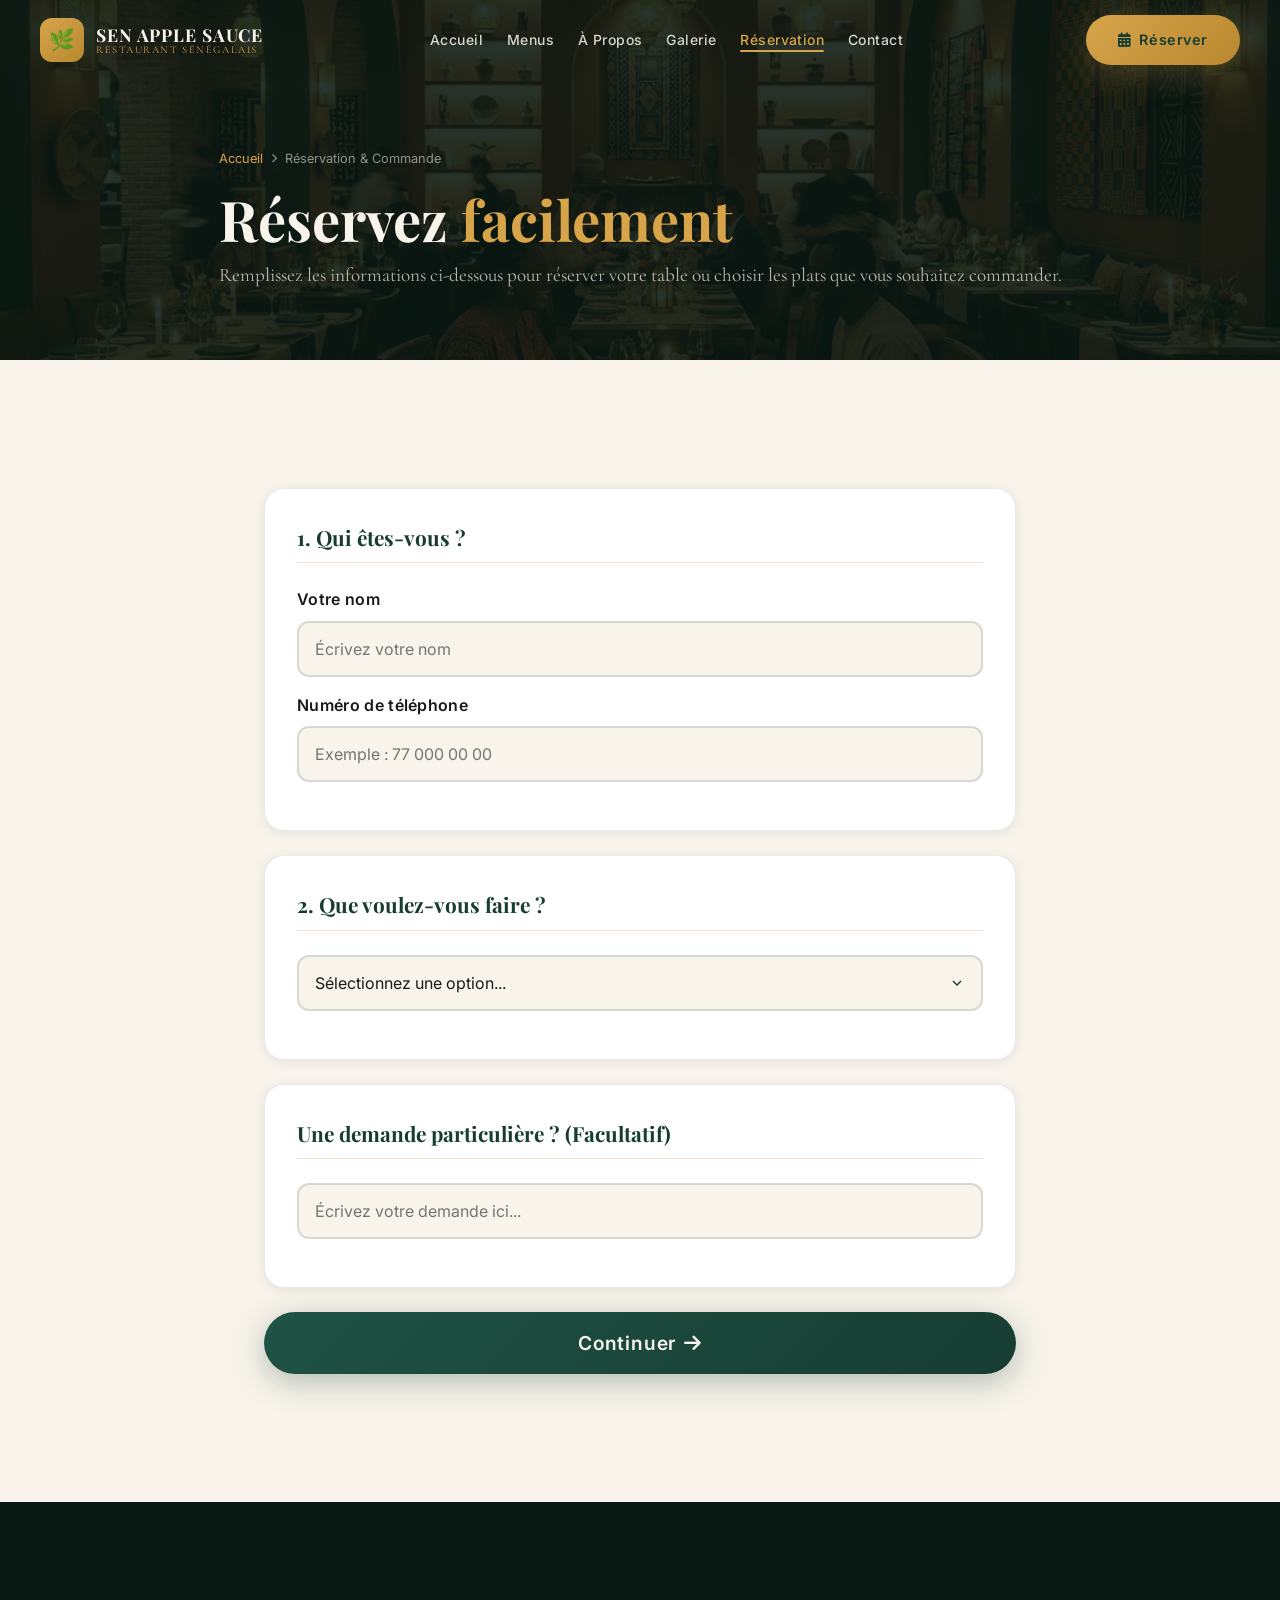
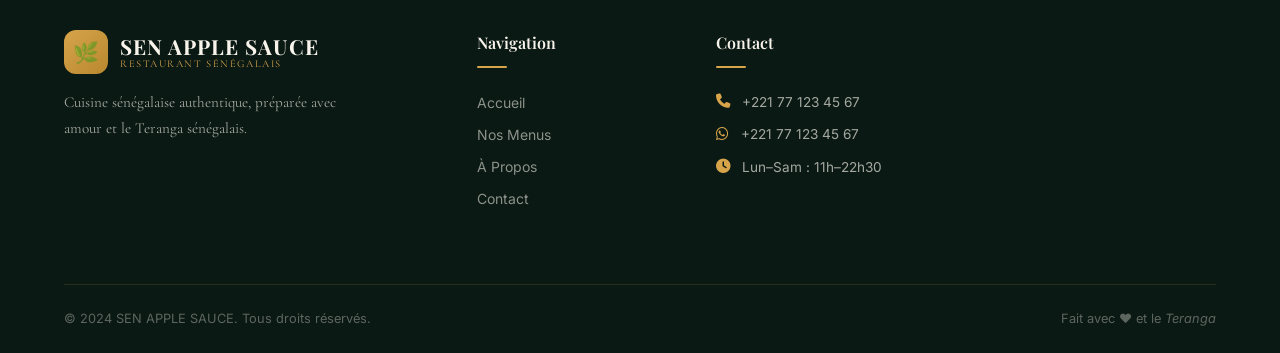
<file: reservation.html>
<!DOCTYPE html>
<html lang="fr">
<head>
  <meta charset="UTF-8">
  <meta name="viewport" content="width=device-width, initial-scale=1.0">
  <meta name="description" content="Réservez votre table ou commandez vos plats chez SEN APPLE SAUCE. Formulaire simple et rapide.">
  <title>Réservation et Commande — SEN APPLE SAUCE</title>
  <link rel="preconnect" href="https://fonts.googleapis.com">
  <link rel="preconnect" href="https://fonts.gstatic.com" crossorigin>
  <link href="https://fonts.googleapis.com/css2?family=Playfair+Display:ital,wght@0,400;0,600;0,700;1,400&family=Inter:wght@300;400;500;600;700&family=Cormorant+Garamond:ital,wght@0,300;0,400;0,600;1,400&display=swap" rel="stylesheet">
  <link rel="stylesheet" href="https://cdnjs.cloudflare.com/ajax/libs/font-awesome/6.5.0/css/all.min.css">
  <link rel="stylesheet" href="css/style.css">
  <link rel="stylesheet" href="css/responsive.css">
  <style>
    /* Styles spécifiques pour le nouveau formulaire simplifié */
    .simple-form-block {
      background: var(--white);
      border: 1px solid rgba(23,61,50,0.1);
      border-radius: var(--radius-lg);
      padding: 2rem;
      margin-bottom: 1.5rem;
      box-shadow: var(--shadow-sm);
    }
    .simple-form-block h4 {
      font-family: var(--font-display);
      font-size: 1.3rem;
      color: var(--green-deep);
      margin-bottom: 1.5rem;
      border-bottom: 1px solid rgba(215,164,74,0.3);
      padding-bottom: 0.5rem;
    }
    .form-group label {
      font-size: 1rem;
      font-weight: 600;
      color: var(--text-dark);
      margin-bottom: 0.5rem;
    }
    .form-control {
      font-size: 1rem;
      padding: 1rem;
      border-radius: var(--radius-md);
      border: 2px solid rgba(23,61,50,0.15);
    }
    .order-item-row {
      display: grid;
      grid-template-columns: 2fr 1fr auto;
      gap: 1rem;
      margin-bottom: 1rem;
      align-items: center;
    }
    .btn-add-item {
      background: rgba(215,164,74,0.15);
      color: var(--gold-dark);
      border: 2px dashed var(--gold);
      padding: 0.75rem 1.5rem;
      border-radius: var(--radius-md);
      font-weight: 600;
      width: 100%;
      text-align: center;
      transition: all 0.3s;
    }
    .btn-add-item:hover {
      background: rgba(215,164,74,0.25);
    }
    .btn-remove-item {
      color: var(--terracotta);
      background: rgba(185,75,53,0.1);
      border-radius: var(--radius-md);
      width: 44px;
      height: 44px;
      display: flex;
      align-items: center;
      justify-content: center;
      font-size: 1.2rem;
    }
    .total-display {
      font-family: var(--font-display);
      font-size: 1.5rem;
      font-weight: 700;
      color: var(--gold-dark);
      text-align: right;
      margin-top: 1rem;
    }
    .summary-box {
      background: var(--ivory-dark);
      padding: 1.5rem;
      border-radius: var(--radius-md);
      margin-bottom: 1.5rem;
      font-size: 1rem;
      line-height: 1.6;
    }
    .summary-box h5 {
      color: var(--green-deep);
      font-size: 1.1rem;
      margin-top: 1rem;
      margin-bottom: 0.5rem;
    }
    .summary-box p {
      margin-bottom: 0.3rem;
    }
    .hidden {
      display: none !important;
    }
    
    @media (max-width: 768px) {
      .order-item-row {
        grid-template-columns: 1fr;
        gap: 0.5rem;
        background: var(--ivory);
        padding: 1rem;
        border-radius: var(--radius-md);
      }
      .btn-remove-item {
        width: 100%;
        margin-top: 0.5rem;
      }
      .simple-form-block {
        padding: 1.5rem;
      }
    }
  </style>
</head>
<body>

  <!-- NAVBAR -->
  <nav class="navbar scrolled" id="navbar">
    <div class="navbar-inner">
      <a href="index.html" class="logo">
        <div class="logo-icon">🌿</div>
        <div class="logo-text">
          <span class="logo-name">SEN APPLE SAUCE</span>
          <span class="logo-tagline">Restaurant Sénégalais</span>
        </div>
      </a>
      <ul class="nav-links">
        <li><a href="index.html" class="nav-link">Accueil</a></li>
        <li><a href="menu.html" class="nav-link">Menus</a></li>
        <li><a href="apropos.html" class="nav-link">À Propos</a></li>
        <li><a href="galerie.html" class="nav-link">Galerie</a></li>
        <li><a href="reservation.html" class="nav-link active">Réservation</a></li>
        <li><a href="contact.html" class="nav-link">Contact</a></li>
      </ul>
      <a href="reservation.html" class="btn btn-primary nav-cta"><i class="fas fa-calendar-alt"></i> Réserver</a>
      <button class="hamburger" id="hamburger" aria-label="Menu"><span></span><span></span><span></span></button>
    </div>
  </nav>

  <div class="mobile-menu" id="mobile-menu">
    <ul role="list" style="display:flex;flex-direction:column;align-items:center;gap:2rem;list-style:none;text-align:center;">
      <li><a href="index.html" class="nav-link">Accueil</a></li>
      <li><a href="menu.html" class="nav-link">Menus</a></li>
      <li><a href="apropos.html" class="nav-link">À Propos</a></li>
      <li><a href="galerie.html" class="nav-link">Galerie</a></li>
      <li><a href="reservation.html" class="nav-link">Réservation</a></li>
      <li><a href="contact.html" class="nav-link">Contact</a></li>
    </ul>
  </div>

  <!-- PAGE HERO -->
  <section class="page-hero">
    <div class="page-hero-bg">
      <img src="images/restaurant_ambiance.jpg" alt="Ambiance restaurant SEN APPLE SAUCE">
    </div>
    <div class="page-hero-overlay"></div>
    <div class="page-hero-content">
      <nav class="breadcrumb">
        <a href="index.html">Accueil</a>
        <i class="fas fa-chevron-right" style="font-size:0.6rem;"></i>
        <span>Réservation & Commande</span>
      </nav>
      <h1 class="page-hero-title">Réservez <span class="accent">facilement</span></h1>
      <p style="color:rgba(248,244,235,0.72);font-family:var(--font-elegant);font-size:1.2rem;margin-top:0.5rem;">
        Remplissez les informations ci-dessous pour réserver votre table ou choisir les plats que vous souhaitez commander.
      </p>
    </div>
  </section>

  <!-- FORM SECTION -->
  <section class="reservation-section section-pad" aria-label="Formulaire simplifié">
    <div class="container" style="max-width: 800px; margin: 0 auto;">

      <!-- ÉTAPE DE SAISIE -->
      <div id="form-step-input">
        
        <!-- Bloc 1 : Identité -->
        <div class="simple-form-block reveal">
          <h4>1. Qui êtes-vous ?</h4>
          <div class="form-group">
            <label for="fullname">Votre nom</label>
            <input type="text" id="fullname" class="form-control" placeholder="Écrivez votre nom">
            <span class="error-msg" id="err-fullname"><i class="fas fa-exclamation-circle"></i> Veuillez écrire votre nom.</span>
          </div>
          <div class="form-group" style="margin-top: 1rem;">
            <label for="phone">Numéro de téléphone</label>
            <input type="tel" id="phone" class="form-control" placeholder="Exemple : 77 000 00 00">
            <span class="error-msg" id="err-phone"><i class="fas fa-exclamation-circle"></i> Veuillez écrire un numéro valide.</span>
          </div>
        </div>

        <!-- Bloc 2 : Choix de l'action -->
        <div class="simple-form-block reveal">
          <h4>2. Que voulez-vous faire ?</h4>
          <div class="form-group">
            <select id="action-type" class="form-control">
              <option value="">Sélectionnez une option...</option>
              <option value="table">Je veux réserver une table</option>
              <option value="order">Je veux commander des plats</option>
              <option value="both">Je veux réserver une table et commander des plats</option>
            </select>
            <span class="error-msg" id="err-action"><i class="fas fa-exclamation-circle"></i> Veuillez faire un choix.</span>
          </div>
        </div>

        <!-- Bloc 3 : Réservation Table (Masqué par défaut) -->
        <div id="block-reservation" class="simple-form-block hidden">
          <h4>Détails de la réservation</h4>
          <div class="form-group">
            <label for="res-date">Pour quelle date ?</label>
            <input type="date" id="res-date" class="form-control">
            <span class="error-msg" id="err-date"><i class="fas fa-exclamation-circle"></i> Veuillez choisir une date valide.</span>
          </div>
          <div class="form-group" style="margin-top: 1rem;">
            <label for="res-time">À quelle heure ?</label>
            <select id="res-time" class="form-control">
              <option value="">Choisissez l'heure</option>
              <option value="11:00">11h00</option>
              <option value="12:00">12h00</option>
              <option value="13:00">13h00</option>
              <option value="14:00">14h00</option>
              <option value="18:00">18h00</option>
              <option value="19:00">19h00</option>
              <option value="20:00">20h00</option>
              <option value="21:00">21h00</option>
              <option value="22:00">22h00</option>
            </select>
            <span class="error-msg" id="err-time"><i class="fas fa-exclamation-circle"></i> Veuillez choisir l'heure.</span>
          </div>
          <div class="form-group" style="margin-top: 1rem;">
            <label for="res-guests">Combien de personnes ?</label>
            <select id="res-guests" class="form-control">
              <option value="">Choisissez le nombre</option>
              <option value="1">1 personne</option>
              <option value="2">2 personnes</option>
              <option value="3">3 personnes</option>
              <option value="4">4 personnes</option>
              <option value="5">5 personnes</option>
              <option value="6">6 personnes</option>
              <option value="7">7 personnes</option>
              <option value="8">8 personnes</option>
              <option value="Plus de 8">Plus de 8 personnes</option>
            </select>
            <span class="error-msg" id="err-guests"><i class="fas fa-exclamation-circle"></i> Veuillez indiquer le nombre de personnes.</span>
          </div>
        </div>

        <!-- Bloc 4 : Commande Plats (Masqué par défaut) -->
        <div id="block-order-dishes" class="simple-form-block hidden">
          <h4>Choisissez vos plats</h4>
          <div id="dishes-container">
            <!-- Lignes de plats ajoutées ici par JS -->
          </div>
          <button type="button" id="btn-add-dish" class="btn-add-item">
            <i class="fas fa-plus"></i> Ajouter un autre plat
          </button>
        </div>

        <!-- Bloc 5 : Commande Boissons (Masqué par défaut) -->
        <div id="block-order-drinks" class="simple-form-block hidden">
          <h4>Voulez-vous des boissons ?</h4>
          <div id="drinks-container">
            <!-- Lignes de boissons ajoutées ici par JS -->
          </div>
          <button type="button" id="btn-add-drink" class="btn-add-item">
            <i class="fas fa-plus"></i> Ajouter une boisson
          </button>
        </div>
        
        <!-- Affichage du Total (Masqué par défaut) -->
        <div id="block-total" class="simple-form-block hidden" style="background:var(--ivory-dark); border-color:var(--gold);">
          <div class="total-display">
            Total estimé : <span id="total-price">0</span> FCFA
          </div>
        </div>

        <!-- Demande particulière -->
        <div class="simple-form-block reveal">
          <h4>Une demande particulière ? (Facultatif)</h4>
          <div class="form-group">
            <input type="text" id="special-request" class="form-control" placeholder="Écrivez votre demande ici...">
          </div>
        </div>

        <!-- Bouton Continuer -->
        <button type="button" id="btn-verify" class="btn btn-green btn-lg reveal" style="width:100%; justify-content:center; font-size:1.2rem; padding:1.2rem;">
          Continuer <i class="fas fa-arrow-right"></i>
        </button>

      </div><!-- /form-step-input -->

      <!-- ÉTAPE DE VÉRIFICATION ET ENVOI (Masqué par défaut) -->
      <div id="form-step-verify" class="hidden">
        <div class="simple-form-block">
          <h3 style="font-family:var(--font-display); font-size:2rem; color:var(--green-deep); text-align:center; margin-bottom:1.5rem;">
            Vérifiez votre demande
          </h3>
          
          <div class="summary-box" id="summary-content">
            <!-- Rempli par JS -->
          </div>

          <p style="text-align:center; color:var(--text-medium); margin-bottom:1.5rem;">
            <i class="fas fa-info-circle" style="color:var(--gold);"></i> Votre demande a été préparée. Envoyez-la au restaurant sur WhatsApp pour confirmation.
          </p>

          <div style="display:flex; flex-direction:column; gap:1rem;">
            <button type="button" id="btn-send-whatsapp" class="btn btn-whatsapp btn-lg" style="justify-content:center; font-size:1.2rem; padding:1.2rem;">
              <i class="fab fa-whatsapp"></i> Envoyer ma demande
            </button>
            <button type="button" id="btn-back-edit" class="btn btn-secondary btn-lg" style="justify-content:center; color:var(--text-medium); border-color:var(--text-light);">
              <i class="fas fa-edit"></i> Modifier
            </button>
          </div>
        </div>
      </div>

    </div>
  </section>

  <!-- FOOTER -->
  <footer class="footer">
    <div class="container">
      <div class="footer-grid">
        <div class="footer-brand">
          <div class="logo" style="margin-bottom:1rem;">
            <div class="logo-icon">🌿</div>
            <div class="logo-text">
              <span class="logo-name">SEN APPLE SAUCE</span>
              <span class="logo-tagline">Restaurant Sénégalais</span>
            </div>
          </div>
          <p class="footer-desc">Cuisine sénégalaise authentique, préparée avec amour et le Teranga sénégalais.</p>
        </div>
        <div class="footer-col">
          <h5>Navigation</h5>
          <ul class="footer-links">
            <li><a href="index.html">Accueil</a></li>
            <li><a href="menu.html">Nos Menus</a></li>
            <li><a href="apropos.html">À Propos</a></li>
            <li><a href="contact.html">Contact</a></li>
          </ul>
        </div>
        <div class="footer-col">
          <h5>Contact</h5>
          <div class="footer-contact-item"><i class="fas fa-phone"></i><span>+221 77 123 45 67</span></div>
          <div class="footer-contact-item"><i class="fab fa-whatsapp"></i><span>+221 77 123 45 67</span></div>
          <div class="footer-contact-item"><i class="fas fa-clock"></i><span>Lun–Sam : 11h–22h30</span></div>
        </div>
      </div>
      <div class="footer-bottom">
        <p>© 2024 SEN APPLE SAUCE. Tous droits réservés.</p>
        <p>Fait avec ❤️ et le <em>Teranga</em></p>
      </div>
    </div>
  </footer>

  <script src="js/script.js"></script>
  <script src="js/reservation.js"></script>
</body>
</html>
</file>
<file: css/style.css>
/* ============================================================
   SEN APPLE SAUCE — Main Stylesheet
   Version: 1.0
   ============================================================ */

/* ── Google Fonts ─────────────────────────────────────────── */
@import url('https://fonts.googleapis.com/css2?family=Playfair+Display:ital,wght@0,400;0,600;0,700;1,400&family=Inter:wght@300;400;500;600;700&family=Cormorant+Garamond:ital,wght@0,300;0,400;0,600;1,300;1,400&display=swap');

/* ── Design Tokens ────────────────────────────────────────── */
:root {
  /* Colour Palette */
  --green-deep:    #173D32;
  --green-medium:  #1f5245;
  --green-light:   #2a6b58;
  --gold:          #D7A44A;
  --gold-light:    #e8bc6e;
  --gold-dark:     #b8882f;
  --ivory:         #F8F4EB;
  --ivory-dark:    #f0ead8;
  --terracotta:    #B94B35;
  --terracotta-light: #d4604a;
  --white:         #ffffff;
  --black:         #0d0d0d;
  --text-dark:     #1a1a1a;
  --text-medium:   #4a4a4a;
  --text-light:    #8a8a8a;
  --overlay:       rgba(23, 61, 50, 0.78);
  --overlay-dark:  rgba(10, 25, 20, 0.88);

  /* Typography */
  --font-display: 'Playfair Display', Georgia, serif;
  --font-elegant: 'Cormorant Garamond', Georgia, serif;
  --font-body:    'Inter', system-ui, sans-serif;

  /* Spacing */
  --space-xs:  0.5rem;
  --space-sm:  1rem;
  --space-md:  1.5rem;
  --space-lg:  2.5rem;
  --space-xl:  4rem;
  --space-2xl: 6rem;
  --space-3xl: 8rem;

  /* Border Radius */
  --radius-sm: 6px;
  --radius-md: 12px;
  --radius-lg: 20px;
  --radius-xl: 32px;
  --radius-pill: 9999px;

  /* Shadows */
  --shadow-sm:  0 2px 12px rgba(0,0,0,0.08);
  --shadow-md:  0 8px 32px rgba(0,0,0,0.12);
  --shadow-lg:  0 16px 64px rgba(0,0,0,0.18);
  --shadow-gold: 0 8px 32px rgba(215,164,74,0.25);
  --shadow-green: 0 8px 32px rgba(23,61,50,0.30);

  /* Transitions */
  --transition-fast:   150ms ease;
  --transition-base:   300ms ease;
  --transition-slow:   500ms ease;
  --transition-spring: 400ms cubic-bezier(0.34,1.56,0.64,1);

  /* Nav height */
  --nav-h: 80px;
}

/* ── CSS Reset & Base ─────────────────────────────────────── */
*, *::before, *::after { box-sizing: border-box; margin: 0; padding: 0; }

html {
  scroll-behavior: smooth;
  font-size: 16px;
  -webkit-text-size-adjust: 100%;
}

body {
  font-family: var(--font-body);
  color: var(--text-dark);
  background-color: var(--ivory);
  line-height: 1.6;
  overflow-x: hidden;
}

img {
  max-width: 100%;
  height: auto;
  display: block;
}

a {
  color: inherit;
  text-decoration: none;
}

ul { list-style: none; }

button {
  cursor: pointer;
  border: none;
  background: none;
  font-family: var(--font-body);
}

/* ── Typography Helpers ───────────────────────────────────── */
.font-display   { font-family: var(--font-display); }
.font-elegant   { font-family: var(--font-elegant); }
.text-gold      { color: var(--gold); }
.text-green     { color: var(--green-deep); }
.text-ivory     { color: var(--ivory); }
.text-terra     { color: var(--terracotta); }

.section-label {
  display: inline-block;
  font-family: var(--font-body);
  font-size: 0.75rem;
  font-weight: 600;
  letter-spacing: 0.2em;
  text-transform: uppercase;
  color: var(--gold);
  margin-bottom: var(--space-sm);
}

.section-title {
  font-family: var(--font-display);
  font-size: clamp(2rem, 4vw, 3rem);
  font-weight: 700;
  color: var(--green-deep);
  line-height: 1.2;
  margin-bottom: var(--space-sm);
}

.section-title.light { color: var(--ivory); }

.section-subtitle {
  font-family: var(--font-elegant);
  font-size: clamp(1rem, 2vw, 1.2rem);
  color: var(--text-medium);
  font-weight: 300;
  line-height: 1.7;
  max-width: 600px;
}

.section-subtitle.light { color: rgba(248,244,235,0.75); }

/* ── Layout Helpers ───────────────────────────────────────── */
.container {
  max-width: 1200px;
  margin: 0 auto;
  padding: 0 var(--space-md);
}

.section-pad {
  padding: var(--space-3xl) 0;
}

.section-pad-sm {
  padding: var(--space-2xl) 0;
}

.text-center { text-align: center; }
.text-left   { text-align: left; }

.divider-gold {
  width: 60px;
  height: 3px;
  background: linear-gradient(90deg, var(--gold), var(--gold-light));
  border-radius: var(--radius-pill);
  margin: var(--space-sm) 0 var(--space-md);
}

.divider-gold.center { margin: var(--space-sm) auto var(--space-md); }

/* ── Buttons ──────────────────────────────────────────────── */
.btn {
  display: inline-flex;
  align-items: center;
  gap: 0.5rem;
  padding: 0.85rem 2rem;
  border-radius: var(--radius-pill);
  font-family: var(--font-body);
  font-size: 0.9rem;
  font-weight: 600;
  letter-spacing: 0.04em;
  transition: all var(--transition-base);
  white-space: nowrap;
  position: relative;
  overflow: hidden;
}

.btn::after {
  content: '';
  position: absolute;
  inset: 0;
  background: rgba(255,255,255,0.12);
  opacity: 0;
  transition: opacity var(--transition-fast);
}

.btn:hover::after { opacity: 1; }

.btn-primary {
  background: linear-gradient(135deg, var(--gold) 0%, var(--gold-dark) 100%);
  color: var(--green-deep);
  box-shadow: var(--shadow-gold);
}

.btn-primary:hover {
  transform: translateY(-2px);
  box-shadow: 0 12px 40px rgba(215,164,74,0.4);
}

.btn-secondary {
  background: transparent;
  color: var(--ivory);
  border: 2px solid rgba(248,244,235,0.5);
}

.btn-secondary:hover {
  background: rgba(248,244,235,0.1);
  border-color: var(--ivory);
  transform: translateY(-2px);
}

.btn-outline-green {
  background: transparent;
  color: var(--green-deep);
  border: 2px solid var(--green-deep);
}

.btn-outline-green:hover {
  background: var(--green-deep);
  color: var(--ivory);
  transform: translateY(-2px);
}

.btn-green {
  background: linear-gradient(135deg, var(--green-medium) 0%, var(--green-deep) 100%);
  color: var(--ivory);
  box-shadow: var(--shadow-green);
}

.btn-green:hover {
  transform: translateY(-2px);
  box-shadow: 0 12px 40px rgba(23,61,50,0.45);
}

.btn-whatsapp {
  background: linear-gradient(135deg, #25D366 0%, #128C7E 100%);
  color: var(--white);
  box-shadow: 0 8px 24px rgba(37,211,102,0.35);
}

.btn-whatsapp:hover {
  transform: translateY(-2px);
  box-shadow: 0 12px 40px rgba(37,211,102,0.5);
}

.btn-sm {
  padding: 0.6rem 1.4rem;
  font-size: 0.82rem;
}

.btn-lg {
  padding: 1.1rem 2.5rem;
  font-size: 1rem;
}

/* ── Navigation ───────────────────────────────────────────── */
.navbar {
  position: fixed;
  top: 0;
  left: 0;
  right: 0;
  z-index: 1000;
  height: var(--nav-h);
  display: flex;
  align-items: center;
  transition: all var(--transition-base);
  padding: 0 var(--space-md);
}

.navbar.transparent {
  background: transparent;
}

.navbar.scrolled {
  background: rgba(23, 61, 50, 0.97);
  backdrop-filter: blur(16px);
  box-shadow: 0 4px 30px rgba(0,0,0,0.2);
}

.navbar-inner {
  max-width: 1200px;
  width: 100%;
  margin: 0 auto;
  display: flex;
  align-items: center;
  justify-content: space-between;
  gap: var(--space-md);
}

.logo {
  display: flex;
  align-items: center;
  gap: 0.75rem;
  flex-shrink: 0;
}

.logo-icon {
  width: 44px;
  height: 44px;
  background: linear-gradient(135deg, var(--gold) 0%, var(--gold-dark) 100%);
  border-radius: var(--radius-md);
  display: flex;
  align-items: center;
  justify-content: center;
  font-size: 1.3rem;
  flex-shrink: 0;
}

.logo-text {
  display: flex;
  flex-direction: column;
  line-height: 1.1;
}

.logo-name {
  font-family: var(--font-display);
  font-size: 1.1rem;
  font-weight: 700;
  color: var(--ivory);
  letter-spacing: 0.05em;
}

.logo-tagline {
  font-family: var(--font-elegant);
  font-size: 0.65rem;
  color: var(--gold);
  letter-spacing: 0.15em;
  text-transform: uppercase;
}

.nav-links {
  display: flex;
  align-items: center;
  gap: var(--space-md);
}

.nav-link {
  font-size: 0.875rem;
  font-weight: 500;
  color: rgba(248,244,235,0.85);
  letter-spacing: 0.03em;
  transition: color var(--transition-fast);
  position: relative;
  padding-bottom: 2px;
}

.nav-link::after {
  content: '';
  position: absolute;
  bottom: -2px;
  left: 0;
  width: 0;
  height: 2px;
  background: var(--gold);
  border-radius: var(--radius-pill);
  transition: width var(--transition-base);
}

.nav-link:hover,
.nav-link.active {
  color: var(--gold);
}

.nav-link:hover::after,
.nav-link.active::after {
  width: 100%;
}

.nav-cta { margin-left: var(--space-sm); }

/* Hamburger */
.hamburger {
  display: none;
  flex-direction: column;
  gap: 5px;
  padding: 8px;
  cursor: pointer;
}

.hamburger span {
  display: block;
  width: 24px;
  height: 2px;
  background: var(--ivory);
  border-radius: var(--radius-pill);
  transition: all var(--transition-base);
  transform-origin: center;
}

.hamburger.open span:nth-child(1) { transform: translateY(7px) rotate(45deg); }
.hamburger.open span:nth-child(2) { opacity: 0; transform: scaleX(0); }
.hamburger.open span:nth-child(3) { transform: translateY(-7px) rotate(-45deg); }

/* Mobile menu */
.mobile-menu {
  position: fixed;
  top: var(--nav-h);
  left: 0;
  right: 0;
  bottom: 0;
  background: rgba(23, 61, 50, 0.98);
  backdrop-filter: blur(20px);
  z-index: 999;
  display: flex;
  flex-direction: column;
  align-items: center;
  justify-content: center;
  gap: var(--space-lg);
  transform: translateX(100%);
  transition: transform var(--transition-slow);
}

.mobile-menu.open { transform: translateX(0); }

.mobile-menu .nav-link {
  font-family: var(--font-display);
  font-size: 1.8rem;
  color: var(--ivory);
}

/* ── Hero Section ─────────────────────────────────────────── */
.hero {
  position: relative;
  min-height: 100vh;
  display: flex;
  align-items: center;
  overflow: hidden;
}

.hero-bg {
  position: absolute;
  inset: 0;
  z-index: 0;
}

.hero-bg img {
  width: 100%;
  height: 100%;
  object-fit: cover;
  object-position: center;
  transform: scale(1.05);
  animation: heroZoom 12s ease-in-out infinite alternate;
}

@keyframes heroZoom {
  from { transform: scale(1.05); }
  to   { transform: scale(1.12); }
}

.hero-overlay {
  position: absolute;
  inset: 0;
  background: linear-gradient(
    135deg,
    rgba(10, 25, 18, 0.88) 0%,
    rgba(23, 61, 50, 0.72) 50%,
    rgba(10, 25, 18, 0.80) 100%
  );
}

.hero-content {
  position: relative;
  z-index: 1;
  max-width: 1200px;
  margin: 0 auto;
  padding: 0 var(--space-md);
  width: 100%;
  padding-top: var(--nav-h);
}

.hero-badge {
  display: inline-flex;
  align-items: center;
  gap: 0.5rem;
  background: rgba(215,164,74,0.15);
  border: 1px solid rgba(215,164,74,0.4);
  border-radius: var(--radius-pill);
  padding: 0.4rem 1rem;
  font-size: 0.78rem;
  font-weight: 600;
  color: var(--gold);
  letter-spacing: 0.12em;
  text-transform: uppercase;
  margin-bottom: var(--space-md);
  animation: fadeInDown 0.8s ease both;
}

.hero-title {
  font-family: var(--font-display);
  font-size: clamp(2.5rem, 7vw, 5.5rem);
  font-weight: 700;
  color: var(--ivory);
  line-height: 1.1;
  margin-bottom: var(--space-md);
  animation: fadeInUp 0.9s 0.1s ease both;
}

.hero-title .accent {
  color: var(--gold);
  font-style: italic;
  display: block;
}

.hero-desc {
  font-family: var(--font-elegant);
  font-size: clamp(1.05rem, 2vw, 1.3rem);
  color: rgba(248,244,235,0.80);
  max-width: 560px;
  line-height: 1.75;
  margin-bottom: var(--space-lg);
  animation: fadeInUp 0.9s 0.2s ease both;
}

.hero-actions {
  display: flex;
  flex-wrap: wrap;
  gap: var(--space-sm);
  animation: fadeInUp 0.9s 0.3s ease both;
}

.hero-scroll {
  position: absolute;
  bottom: 2.5rem;
  left: 50%;
  transform: translateX(-50%);
  z-index: 1;
  display: flex;
  flex-direction: column;
  align-items: center;
  gap: 0.5rem;
  color: rgba(248,244,235,0.5);
  font-size: 0.72rem;
  letter-spacing: 0.15em;
  text-transform: uppercase;
  animation: fadeInUp 1s 0.6s ease both;
}

.scroll-line {
  width: 1px;
  height: 50px;
  background: linear-gradient(to bottom, transparent, var(--gold), transparent);
  animation: scrollAnim 2s ease-in-out infinite;
}

@keyframes scrollAnim {
  0%, 100% { transform: scaleY(1); opacity: 1; }
  50% { transform: scaleY(0.6); opacity: 0.4; }
}

/* Hero Stats */
.hero-stats {
  position: absolute;
  bottom: 0;
  left: 0;
  right: 0;
  z-index: 1;
  background: linear-gradient(to right, rgba(23,61,50,0.95), rgba(31,82,69,0.95));
  backdrop-filter: blur(10px);
  border-top: 1px solid rgba(215,164,74,0.25);
}

.hero-stats-inner {
  max-width: 1200px;
  margin: 0 auto;
  padding: 1.5rem var(--space-md);
  display: grid;
  grid-template-columns: repeat(3, 1fr);
  gap: var(--space-sm);
}

.stat-item {
  text-align: center;
  padding: 0.5rem;
  border-right: 1px solid rgba(215,164,74,0.2);
}

.stat-item:last-child { border-right: none; }

.stat-number {
  font-family: var(--font-display);
  font-size: 2rem;
  font-weight: 700;
  color: var(--gold);
  line-height: 1;
}

.stat-label {
  font-size: 0.78rem;
  color: rgba(248,244,235,0.65);
  margin-top: 0.3rem;
  letter-spacing: 0.08em;
}

/* ── Features Strip ───────────────────────────────────────── */
.features-strip {
  background: var(--green-deep);
  padding: var(--space-lg) 0;
}

.features-grid {
  display: grid;
  grid-template-columns: repeat(4, 1fr);
  gap: var(--space-md);
}

.feature-item {
  display: flex;
  align-items: center;
  gap: var(--space-sm);
  padding: var(--space-sm);
  border-radius: var(--radius-md);
  transition: background var(--transition-base);
}

.feature-item:hover {
  background: rgba(255,255,255,0.05);
}

.feature-icon {
  width: 48px;
  height: 48px;
  background: rgba(215,164,74,0.15);
  border: 1px solid rgba(215,164,74,0.3);
  border-radius: var(--radius-md);
  display: flex;
  align-items: center;
  justify-content: center;
  font-size: 1.3rem;
  flex-shrink: 0;
  color: var(--gold);
}

.feature-text h4 {
  font-size: 0.9rem;
  font-weight: 600;
  color: var(--ivory);
  margin-bottom: 0.2rem;
}

.feature-text p {
  font-size: 0.78rem;
  color: rgba(248,244,235,0.55);
}

/* ── Section Intro ────────────────────────────────────────── */
.section-intro {
  max-width: 680px;
}

.section-intro.center {
  margin: 0 auto;
  text-align: center;
}

/* ── Specialties Section ──────────────────────────────────── */
.specialties-section {
  background: var(--ivory);
}

.specialties-grid {
  display: grid;
  grid-template-columns: repeat(3, 1fr);
  gap: var(--space-md);
  margin-top: var(--space-xl);
}

.specialty-card {
  background: var(--white);
  border-radius: var(--radius-lg);
  overflow: hidden;
  box-shadow: var(--shadow-sm);
  transition: all var(--transition-base);
  border: 1px solid rgba(23,61,50,0.06);
}

.specialty-card:hover {
  transform: translateY(-8px);
  box-shadow: var(--shadow-lg);
}

.specialty-img {
  position: relative;
  height: 220px;
  overflow: hidden;
}

.specialty-img img {
  width: 100%;
  height: 100%;
  object-fit: cover;
  transition: transform var(--transition-slow);
}

.specialty-card:hover .specialty-img img {
  transform: scale(1.08);
}

.specialty-badge {
  position: absolute;
  top: 1rem;
  right: 1rem;
  background: var(--gold);
  color: var(--green-deep);
  font-size: 0.72rem;
  font-weight: 700;
  padding: 0.3rem 0.8rem;
  border-radius: var(--radius-pill);
  letter-spacing: 0.08em;
  text-transform: uppercase;
}

.specialty-body {
  padding: 1.5rem;
}

.specialty-body h3 {
  font-family: var(--font-display);
  font-size: 1.25rem;
  color: var(--green-deep);
  margin-bottom: 0.5rem;
}

.specialty-body p {
  font-size: 0.875rem;
  color: var(--text-medium);
  line-height: 1.6;
  margin-bottom: 1rem;
}

.specialty-footer {
  display: flex;
  align-items: center;
  justify-content: space-between;
}

.price {
  font-family: var(--font-display);
  font-size: 1.1rem;
  font-weight: 700;
  color: var(--gold-dark);
}

/* ── Popular Dishes ───────────────────────────────────────── */
.popular-section {
  background: linear-gradient(180deg, var(--green-deep) 0%, #0f2820 100%);
  position: relative;
  overflow: hidden;
}

.popular-section::before {
  content: '';
  position: absolute;
  top: -50%;
  right: -20%;
  width: 600px;
  height: 600px;
  background: radial-gradient(circle, rgba(215,164,74,0.08) 0%, transparent 70%);
  pointer-events: none;
}

.popular-grid {
  display: grid;
  grid-template-columns: 1fr 1fr;
  gap: var(--space-md);
  margin-top: var(--space-xl);
}

.popular-card {
  display: flex;
  gap: 1.25rem;
  background: rgba(255,255,255,0.04);
  border: 1px solid rgba(215,164,74,0.15);
  border-radius: var(--radius-lg);
  padding: 1.25rem;
  transition: all var(--transition-base);
  cursor: pointer;
  align-items: center;
}

.popular-card:hover {
  background: rgba(255,255,255,0.08);
  border-color: rgba(215,164,74,0.4);
  transform: translateX(6px);
}

.popular-img {
  width: 90px;
  height: 90px;
  border-radius: var(--radius-md);
  overflow: hidden;
  flex-shrink: 0;
}

.popular-img img {
  width: 100%;
  height: 100%;
  object-fit: cover;
  transition: transform var(--transition-slow);
}

.popular-card:hover .popular-img img { transform: scale(1.1); }

.popular-info h4 {
  font-family: var(--font-display);
  font-size: 1.05rem;
  color: var(--ivory);
  margin-bottom: 0.35rem;
}

.popular-info p {
  font-size: 0.8rem;
  color: rgba(248,244,235,0.55);
  line-height: 1.5;
  margin-bottom: 0.75rem;
}

.popular-meta {
  display: flex;
  align-items: center;
  gap: 0.75rem;
}

.popular-price {
  font-family: var(--font-display);
  font-size: 1rem;
  font-weight: 700;
  color: var(--gold);
}

.popular-rating {
  display: flex;
  align-items: center;
  gap: 0.25rem;
  font-size: 0.78rem;
  color: var(--gold);
}

/* ── Story Section ────────────────────────────────────────── */
.story-section {
  background: var(--ivory-dark);
}

.story-grid {
  display: grid;
  grid-template-columns: 1fr 1fr;
  gap: var(--space-2xl);
  align-items: center;
}

.story-img-wrap {
  position: relative;
}

.story-img-main {
  border-radius: var(--radius-xl);
  overflow: hidden;
  box-shadow: var(--shadow-lg);
}

.story-img-main img {
  width: 100%;
  height: 520px;
  object-fit: cover;
}

.story-img-badge {
  position: absolute;
  bottom: -20px;
  right: -20px;
  background: var(--green-deep);
  border-radius: var(--radius-lg);
  padding: 1.5rem 2rem;
  text-align: center;
  box-shadow: var(--shadow-lg);
}

.story-img-badge .number {
  font-family: var(--font-display);
  font-size: 2.5rem;
  font-weight: 700;
  color: var(--gold);
  line-height: 1;
}

.story-img-badge .label {
  font-size: 0.78rem;
  color: rgba(248,244,235,0.7);
  margin-top: 0.3rem;
}

.story-content {
  padding: var(--space-sm) 0;
}

.story-content p {
  font-family: var(--font-elegant);
  font-size: 1.05rem;
  color: var(--text-medium);
  line-height: 1.8;
  margin-bottom: var(--space-sm);
}

.story-values {
  display: grid;
  grid-template-columns: 1fr 1fr;
  gap: var(--space-sm);
  margin-top: var(--space-md);
}

.value-item {
  display: flex;
  align-items: flex-start;
  gap: 0.75rem;
}

.value-dot {
  width: 8px;
  height: 8px;
  background: var(--gold);
  border-radius: 50%;
  margin-top: 0.5rem;
  flex-shrink: 0;
}

.value-item h5 {
  font-size: 0.875rem;
  font-weight: 600;
  color: var(--green-deep);
  margin-bottom: 0.2rem;
}

.value-item p {
  font-size: 0.8rem;
  color: var(--text-light);
  margin-bottom: 0;
}

/* ── CTA Section ──────────────────────────────────────────── */
.cta-section {
  background: linear-gradient(135deg, var(--green-deep) 0%, var(--green-medium) 50%, var(--green-deep) 100%);
  position: relative;
  overflow: hidden;
  text-align: center;
}

.cta-section::before {
  content: '';
  position: absolute;
  inset: 0;
  background-image:
    radial-gradient(circle at 20% 50%, rgba(215,164,74,0.12) 0%, transparent 50%),
    radial-gradient(circle at 80% 50%, rgba(215,164,74,0.08) 0%, transparent 50%);
}

.cta-content {
  position: relative;
  z-index: 1;
}

.cta-title {
  font-family: var(--font-display);
  font-size: clamp(2rem, 4vw, 3.5rem);
  font-weight: 700;
  color: var(--ivory);
  margin-bottom: var(--space-sm);
}

.cta-title em {
  color: var(--gold);
  font-style: italic;
}

.cta-desc {
  font-family: var(--font-elegant);
  font-size: 1.15rem;
  color: rgba(248,244,235,0.72);
  max-width: 500px;
  margin: 0 auto var(--space-lg);
  line-height: 1.7;
}

.cta-actions {
  display: flex;
  justify-content: center;
  flex-wrap: wrap;
  gap: var(--space-sm);
}

/* ── Footer ───────────────────────────────────────────────── */
.footer {
  background: #0a1914;
  color: rgba(248,244,235,0.65);
  padding-top: var(--space-3xl);
}

.footer-grid {
  display: grid;
  grid-template-columns: 2fr 1fr 1fr 1.5fr;
  gap: var(--space-xl);
  padding-bottom: var(--space-xl);
  border-bottom: 1px solid rgba(215,164,74,0.15);
}

.footer-brand .logo-name { font-size: 1.3rem; }

.footer-desc {
  font-family: var(--font-elegant);
  font-size: 0.95rem;
  line-height: 1.7;
  margin: var(--space-sm) 0 var(--space-md);
  max-width: 280px;
}

.footer-social {
  display: flex;
  gap: 0.75rem;
}

.social-link {
  width: 38px;
  height: 38px;
  background: rgba(215,164,74,0.1);
  border: 1px solid rgba(215,164,74,0.2);
  border-radius: var(--radius-md);
  display: flex;
  align-items: center;
  justify-content: center;
  color: var(--gold);
  font-size: 0.9rem;
  transition: all var(--transition-base);
}

.social-link:hover {
  background: var(--gold);
  color: var(--green-deep);
  transform: translateY(-3px);
  box-shadow: var(--shadow-gold);
}

.footer-col h5 {
  font-family: var(--font-display);
  font-size: 1rem;
  font-weight: 600;
  color: var(--ivory);
  margin-bottom: var(--space-md);
  position: relative;
  padding-bottom: 0.75rem;
}

.footer-col h5::after {
  content: '';
  position: absolute;
  bottom: 0;
  left: 0;
  width: 30px;
  height: 2px;
  background: var(--gold);
  border-radius: var(--radius-pill);
}

.footer-links li {
  margin-bottom: 0.6rem;
}

.footer-links a {
  font-size: 0.875rem;
  color: rgba(248,244,235,0.55);
  transition: color var(--transition-fast);
  display: flex;
  align-items: center;
  gap: 0.4rem;
}

.footer-links a:hover { color: var(--gold); }

.footer-contact-item {
  display: flex;
  align-items: flex-start;
  gap: 0.75rem;
  margin-bottom: 0.75rem;
}

.footer-contact-item i {
  color: var(--gold);
  font-size: 0.9rem;
  margin-top: 0.15rem;
  flex-shrink: 0;
}

.footer-contact-item span {
  font-size: 0.85rem;
  line-height: 1.5;
}

.footer-bottom {
  padding: var(--space-md) 0;
  display: flex;
  align-items: center;
  justify-content: space-between;
  flex-wrap: wrap;
  gap: var(--space-sm);
}

.footer-bottom p {
  font-size: 0.8rem;
  color: rgba(248,244,235,0.35);
}

/* ── WhatsApp Floating Button ─────────────────────────────── */
.whatsapp-float {
  position: fixed;
  bottom: 2rem;
  right: 2rem;
  z-index: 900;
  width: 58px;
  height: 58px;
  background: linear-gradient(135deg, #25D366 0%, #128C7E 100%);
  border-radius: 50%;
  display: flex;
  align-items: center;
  justify-content: center;
  color: white;
  font-size: 1.5rem;
  box-shadow: 0 8px 24px rgba(37,211,102,0.4);
  transition: all var(--transition-spring);
  animation: pulse-wa 3s ease-in-out infinite;
}

.whatsapp-float:hover {
  transform: scale(1.15);
  box-shadow: 0 12px 40px rgba(37,211,102,0.6);
}

@keyframes pulse-wa {
  0%, 100% { box-shadow: 0 8px 24px rgba(37,211,102,0.4), 0 0 0 0 rgba(37,211,102,0.3); }
  50% { box-shadow: 0 8px 24px rgba(37,211,102,0.4), 0 0 0 12px rgba(37,211,102,0); }
}

.whatsapp-tooltip {
  position: absolute;
  right: 68px;
  background: var(--green-deep);
  color: var(--ivory);
  font-size: 0.78rem;
  font-weight: 500;
  padding: 0.4rem 0.9rem;
  border-radius: var(--radius-pill);
  white-space: nowrap;
  box-shadow: var(--shadow-md);
  opacity: 0;
  transform: translateX(10px);
  transition: all var(--transition-base);
  pointer-events: none;
}

.whatsapp-float:hover .whatsapp-tooltip {
  opacity: 1;
  transform: translateX(0);
}

/* ── Scroll Animations ────────────────────────────────────── */
.reveal {
  opacity: 0;
  transform: translateY(40px);
  transition: opacity 0.7s ease, transform 0.7s ease;
}

.reveal.visible {
  opacity: 1;
  transform: translateY(0);
}

.reveal-left {
  opacity: 0;
  transform: translateX(-40px);
  transition: opacity 0.7s ease, transform 0.7s ease;
}

.reveal-left.visible {
  opacity: 1;
  transform: translateX(0);
}

.reveal-right {
  opacity: 0;
  transform: translateX(40px);
  transition: opacity 0.7s ease, transform 0.7s ease;
}

.reveal-right.visible {
  opacity: 1;
  transform: translateX(0);
}

/* ── Animations ───────────────────────────────────────────── */
@keyframes fadeInUp {
  from { opacity: 0; transform: translateY(30px); }
  to   { opacity: 1; transform: translateY(0); }
}

@keyframes fadeInDown {
  from { opacity: 0; transform: translateY(-20px); }
  to   { opacity: 1; transform: translateY(0); }
}

@keyframes fadeIn {
  from { opacity: 0; }
  to   { opacity: 1; }
}

/* ── Page Hero Banner (internal pages) ───────────────────── */
.page-hero {
  height: 360px;
  position: relative;
  display: flex;
  align-items: center;
  overflow: hidden;
}

.page-hero-bg {
  position: absolute;
  inset: 0;
}

.page-hero-bg img {
  width: 100%;
  height: 100%;
  object-fit: cover;
}

.page-hero-overlay {
  position: absolute;
  inset: 0;
  background: var(--overlay-dark);
}

.page-hero-content {
  position: relative;
  z-index: 1;
  max-width: 1200px;
  margin: 0 auto;
  padding: 0 var(--space-md);
  padding-top: var(--nav-h);
}

.breadcrumb {
  display: flex;
  align-items: center;
  gap: 0.5rem;
  font-size: 0.8rem;
  color: rgba(248,244,235,0.55);
  margin-bottom: var(--space-sm);
}

.breadcrumb a { color: var(--gold); transition: color var(--transition-fast); }
.breadcrumb a:hover { color: var(--gold-light); }

.page-hero-title {
  font-family: var(--font-display);
  font-size: clamp(2rem, 5vw, 3.5rem);
  font-weight: 700;
  color: var(--ivory);
  line-height: 1.2;
}

.page-hero-title .accent { color: var(--gold); }

/* ── Menu Page ────────────────────────────────────────────── */
.menu-filters {
  display: flex;
  flex-wrap: wrap;
  gap: 0.75rem;
  margin-bottom: var(--space-xl);
  justify-content: center;
}

.filter-btn {
  padding: 0.6rem 1.5rem;
  border-radius: var(--radius-pill);
  font-size: 0.875rem;
  font-weight: 500;
  background: var(--white);
  color: var(--text-medium);
  border: 2px solid transparent;
  box-shadow: var(--shadow-sm);
  transition: all var(--transition-base);
}

.filter-btn:hover,
.filter-btn.active {
  background: var(--green-deep);
  color: var(--ivory);
  border-color: var(--green-deep);
  transform: translateY(-2px);
  box-shadow: var(--shadow-green);
}

.menu-category-title {
  font-family: var(--font-display);
  font-size: 1.5rem;
  color: var(--green-deep);
  margin-bottom: var(--space-md);
  display: flex;
  align-items: center;
  gap: 1rem;
}

.menu-category-title::after {
  content: '';
  flex: 1;
  height: 1px;
  background: linear-gradient(to right, var(--gold), transparent);
}

.menu-grid {
  display: grid;
  grid-template-columns: repeat(auto-fill, minmax(280px, 1fr));
  gap: var(--space-md);
  margin-bottom: var(--space-xl);
}

.menu-card {
  background: var(--white);
  border-radius: var(--radius-lg);
  overflow: hidden;
  box-shadow: var(--shadow-sm);
  border: 1px solid rgba(23,61,50,0.06);
  transition: all var(--transition-base);
}

.menu-card:hover {
  transform: translateY(-6px);
  box-shadow: var(--shadow-lg);
}

.menu-card-img {
  height: 200px;
  overflow: hidden;
  position: relative;
}

.menu-card-img img {
  width: 100%;
  height: 100%;
  object-fit: cover;
  transition: transform var(--transition-slow);
}

.menu-card:hover .menu-card-img img { transform: scale(1.08); }

.menu-card-badge {
  position: absolute;
  top: 0.75rem;
  left: 0.75rem;
  background: var(--terracotta);
  color: white;
  font-size: 0.68rem;
  font-weight: 700;
  padding: 0.25rem 0.7rem;
  border-radius: var(--radius-pill);
  text-transform: uppercase;
  letter-spacing: 0.08em;
}

.menu-card-body {
  padding: 1.25rem;
}

.menu-card-body h3 {
  font-family: var(--font-display);
  font-size: 1.1rem;
  color: var(--green-deep);
  margin-bottom: 0.4rem;
}

.menu-card-body p {
  font-size: 0.82rem;
  color: var(--text-medium);
  line-height: 1.55;
  margin-bottom: var(--space-sm);
}

.menu-card-footer {
  display: flex;
  align-items: center;
  justify-content: space-between;
}

/* ── Reservation Page ─────────────────────────────────────── */
.reservation-section {
  background: var(--ivory);
}

.reservation-layout {
  display: grid;
  grid-template-columns: 1fr 1.6fr;
  gap: var(--space-xl);
  align-items: start;
}

.reservation-info {
  position: sticky;
  top: calc(var(--nav-h) + 2rem);
}

.reservation-card {
  background: var(--green-deep);
  border-radius: var(--radius-xl);
  padding: 2.5rem;
  color: var(--ivory);
  margin-bottom: var(--space-md);
}

.reservation-card h3 {
  font-family: var(--font-display);
  font-size: 1.5rem;
  color: var(--gold);
  margin-bottom: var(--space-md);
}

.info-item {
  display: flex;
  align-items: flex-start;
  gap: 1rem;
  margin-bottom: 1.25rem;
}

.info-item i {
  color: var(--gold);
  font-size: 1rem;
  margin-top: 0.2rem;
  flex-shrink: 0;
  width: 20px;
  text-align: center;
}

.info-item div h6 {
  font-size: 0.8rem;
  font-weight: 600;
  color: var(--gold);
  text-transform: uppercase;
  letter-spacing: 0.1em;
  margin-bottom: 0.2rem;
}

.info-item div p {
  font-size: 0.875rem;
  color: rgba(248,244,235,0.72);
  line-height: 1.5;
}

/* Form Styles */
.form-card {
  background: var(--white);
  border-radius: var(--radius-xl);
  padding: 2.5rem;
  box-shadow: var(--shadow-md);
}

.form-card h3 {
  font-family: var(--font-display);
  font-size: 1.6rem;
  color: var(--green-deep);
  margin-bottom: var(--space-lg);
}

.form-row {
  display: grid;
  grid-template-columns: 1fr 1fr;
  gap: var(--space-sm);
}

.form-group {
  margin-bottom: var(--space-sm);
}

.form-group label {
  display: block;
  font-size: 0.82rem;
  font-weight: 600;
  color: var(--green-deep);
  margin-bottom: 0.4rem;
  letter-spacing: 0.02em;
}

.form-group label span { color: var(--terracotta); }

.form-control {
  width: 100%;
  padding: 0.85rem 1.1rem;
  border: 2px solid rgba(23,61,50,0.12);
  border-radius: var(--radius-md);
  font-family: var(--font-body);
  font-size: 0.9rem;
  color: var(--text-dark);
  background: var(--ivory);
  transition: all var(--transition-base);
  outline: none;
  appearance: none;
}

.form-control:focus {
  border-color: var(--green-deep);
  background: var(--white);
  box-shadow: 0 0 0 4px rgba(23,61,50,0.08);
}

.form-control.error {
  border-color: var(--terracotta);
  box-shadow: 0 0 0 4px rgba(185,75,53,0.1);
}

textarea.form-control {
  resize: vertical;
  min-height: 120px;
}

select.form-control {
  background-image: url("data:image/svg+xml,%3Csvg xmlns='http://www.w3.org/2000/svg' width='16' height='16' viewBox='0 0 24 24' fill='none' stroke='%23173D32' stroke-width='2'%3E%3Cpath d='M6 9l6 6 6-6'/%3E%3C/svg%3E");
  background-repeat: no-repeat;
  background-position: right 1rem center;
  padding-right: 2.5rem;
  cursor: pointer;
}

.error-msg {
  display: none;
  font-size: 0.75rem;
  color: var(--terracotta);
  margin-top: 0.3rem;
  align-items: center;
  gap: 0.3rem;
}

.error-msg.show { display: flex; }

.form-actions {
  display: flex;
  flex-direction: column;
  gap: var(--space-sm);
  margin-top: var(--space-md);
}

.form-actions .divider {
  text-align: center;
  font-size: 0.8rem;
  color: var(--text-light);
  position: relative;
}

.form-actions .divider::before,
.form-actions .divider::after {
  content: '';
  position: absolute;
  top: 50%;
  width: 40%;
  height: 1px;
  background: rgba(23,61,50,0.12);
}

.form-actions .divider::before { left: 0; }
.form-actions .divider::after { right: 0; }

/* Success Message */
.success-msg {
  display: none;
  flex-direction: column;
  align-items: center;
  text-align: center;
  padding: var(--space-xl);
  gap: var(--space-sm);
}

.success-msg.show { display: flex; }

.success-icon {
  width: 80px;
  height: 80px;
  background: linear-gradient(135deg, var(--green-medium), var(--green-deep));
  border-radius: 50%;
  display: flex;
  align-items: center;
  justify-content: center;
  font-size: 2rem;
  color: var(--gold);
  animation: successPop 0.5s var(--transition-spring) both;
}

@keyframes successPop {
  from { transform: scale(0); opacity: 0; }
  to   { transform: scale(1); opacity: 1; }
}

.success-msg h4 {
  font-family: var(--font-display);
  font-size: 1.5rem;
  color: var(--green-deep);
}

.success-msg p {
  color: var(--text-medium);
  font-size: 0.95rem;
}

/* ── Gallery Page ─────────────────────────────────────────── */
.gallery-grid {
  display: grid;
  grid-template-columns: repeat(3, 1fr);
  gap: var(--space-sm);
}

.gallery-item {
  position: relative;
  border-radius: var(--radius-md);
  overflow: hidden;
  aspect-ratio: 4/3;
  cursor: pointer;
}

.gallery-item.tall {
  grid-row: span 2;
  aspect-ratio: auto;
}

.gallery-item img {
  width: 100%;
  height: 100%;
  object-fit: cover;
  transition: transform var(--transition-slow);
}

.gallery-item:hover img { transform: scale(1.08); }

.gallery-overlay {
  position: absolute;
  inset: 0;
  background: var(--overlay);
  display: flex;
  align-items: center;
  justify-content: center;
  opacity: 0;
  transition: opacity var(--transition-base);
}

.gallery-item:hover .gallery-overlay { opacity: 1; }

.gallery-overlay i {
  font-size: 2rem;
  color: var(--gold);
  transform: scale(0.7);
  transition: transform var(--transition-spring);
}

.gallery-item:hover .gallery-overlay i { transform: scale(1); }

/* Lightbox */
.lightbox {
  display: none;
  position: fixed;
  inset: 0;
  background: rgba(0,0,0,0.95);
  z-index: 2000;
  align-items: center;
  justify-content: center;
}

.lightbox.open { display: flex; }

.lightbox-img {
  max-width: 90vw;
  max-height: 88vh;
  object-fit: contain;
  border-radius: var(--radius-md);
  box-shadow: var(--shadow-lg);
  animation: fadeIn 0.3s ease;
}

.lightbox-close {
  position: absolute;
  top: 1.5rem;
  right: 1.5rem;
  color: var(--ivory);
  font-size: 1.8rem;
  cursor: pointer;
  width: 44px;
  height: 44px;
  background: rgba(255,255,255,0.1);
  border-radius: 50%;
  display: flex;
  align-items: center;
  justify-content: center;
  transition: all var(--transition-base);
}

.lightbox-close:hover { background: rgba(255,255,255,0.2); transform: rotate(90deg); }

/* ── About Page ───────────────────────────────────────────── */
.about-intro-grid {
  display: grid;
  grid-template-columns: 1.2fr 1fr;
  gap: var(--space-2xl);
  align-items: center;
}

.about-img-stack {
  position: relative;
}

.about-img-main {
  border-radius: var(--radius-xl);
  overflow: hidden;
  box-shadow: var(--shadow-lg);
}

.about-img-main img {
  width: 100%;
  height: 480px;
  object-fit: cover;
}

.about-img-accent {
  position: absolute;
  bottom: -24px;
  right: -24px;
  width: 200px;
  height: 200px;
  border-radius: var(--radius-lg);
  overflow: hidden;
  border: 4px solid var(--ivory);
  box-shadow: var(--shadow-lg);
}

.about-img-accent img {
  width: 100%;
  height: 100%;
  object-fit: cover;
}

.values-grid {
  display: grid;
  grid-template-columns: 1fr 1fr;
  gap: var(--space-md);
  margin-top: var(--space-xl);
}

.value-card {
  background: var(--white);
  border-radius: var(--radius-lg);
  padding: 1.75rem;
  box-shadow: var(--shadow-sm);
  border: 1px solid rgba(23,61,50,0.06);
  transition: all var(--transition-base);
}

.value-card:hover {
  transform: translateY(-4px);
  box-shadow: var(--shadow-md);
  border-color: rgba(215,164,74,0.3);
}

.value-card-icon {
  width: 52px;
  height: 52px;
  background: linear-gradient(135deg, rgba(23,61,50,0.08), rgba(23,61,50,0.04));
  border-radius: var(--radius-md);
  display: flex;
  align-items: center;
  justify-content: center;
  font-size: 1.5rem;
  margin-bottom: 1rem;
}

.value-card h4 {
  font-family: var(--font-display);
  font-size: 1.1rem;
  color: var(--green-deep);
  margin-bottom: 0.5rem;
}

.value-card p {
  font-size: 0.875rem;
  color: var(--text-medium);
  line-height: 1.6;
}

/* ── Contact Page ─────────────────────────────────────────── */
.contact-layout {
  display: grid;
  grid-template-columns: 1fr 1.5fr;
  gap: var(--space-xl);
  align-items: start;
}

.contact-details-card {
  background: var(--green-deep);
  border-radius: var(--radius-xl);
  padding: 2.5rem;
  color: var(--ivory);
  position: sticky;
  top: calc(var(--nav-h) + 2rem);
}

.contact-details-card h3 {
  font-family: var(--font-display);
  font-size: 1.5rem;
  color: var(--gold);
  margin-bottom: var(--space-lg);
}

.contact-detail {
  display: flex;
  gap: 1.1rem;
  margin-bottom: 1.5rem;
  align-items: flex-start;
}

.contact-detail-icon {
  width: 44px;
  height: 44px;
  background: rgba(215,164,74,0.15);
  border: 1px solid rgba(215,164,74,0.3);
  border-radius: var(--radius-md);
  display: flex;
  align-items: center;
  justify-content: center;
  color: var(--gold);
  font-size: 1rem;
  flex-shrink: 0;
}

.contact-detail-text h6 {
  font-size: 0.75rem;
  font-weight: 600;
  color: var(--gold);
  letter-spacing: 0.12em;
  text-transform: uppercase;
  margin-bottom: 0.3rem;
}

.contact-detail-text p,
.contact-detail-text a {
  font-size: 0.9rem;
  color: rgba(248,244,235,0.75);
  line-height: 1.5;
  transition: color var(--transition-fast);
}

.contact-detail-text a:hover { color: var(--gold); }

.hours-grid {
  display: grid;
  grid-template-columns: 1fr 1fr;
  gap: 0.5rem 1rem;
  margin-top: 0.5rem;
}

.hours-row {
  display: flex;
  justify-content: space-between;
  font-size: 0.82rem;
  color: rgba(248,244,235,0.65);
  padding: 0.3rem 0;
  border-bottom: 1px solid rgba(215,164,74,0.1);
}

.hours-row .day { font-weight: 500; color: var(--ivory); }

.contact-social {
  display: flex;
  gap: 0.75rem;
  margin-top: var(--space-md);
}

.map-container {
  margin-top: var(--space-md);
  border-radius: var(--radius-md);
  overflow: hidden;
  height: 200px;
  background: rgba(255,255,255,0.05);
  display: flex;
  align-items: center;
  justify-content: center;
  border: 1px solid rgba(215,164,74,0.2);
}

.map-placeholder {
  text-align: center;
  color: rgba(248,244,235,0.4);
  font-size: 0.85rem;
}

.contact-form-card {
  background: var(--white);
  border-radius: var(--radius-xl);
  padding: 2.5rem;
  box-shadow: var(--shadow-md);
}

/* ── Back to Top ──────────────────────────────────────────── */
.back-to-top {
  position: fixed;
  bottom: 6rem;
  right: 2rem;
  z-index: 900;
  width: 44px;
  height: 44px;
  background: var(--green-deep);
  border-radius: var(--radius-md);
  display: flex;
  align-items: center;
  justify-content: center;
  color: var(--gold);
  font-size: 1rem;
  box-shadow: var(--shadow-green);
  opacity: 0;
  transform: translateY(20px);
  transition: all var(--transition-base);
  pointer-events: none;
}

.back-to-top.visible {
  opacity: 1;
  transform: translateY(0);
  pointer-events: auto;
}

.back-to-top:hover {
  background: var(--gold);
  color: var(--green-deep);
  transform: translateY(-3px);
}

/* ── Notification Toast ───────────────────────────────────── */
.toast {
  position: fixed;
  top: calc(var(--nav-h) + 1rem);
  right: 1.5rem;
  z-index: 2000;
  background: var(--green-deep);
  color: var(--ivory);
  padding: 1rem 1.5rem;
  border-radius: var(--radius-md);
  box-shadow: var(--shadow-lg);
  border-left: 4px solid var(--gold);
  font-size: 0.875rem;
  transform: translateX(120%);
  transition: transform var(--transition-spring);
  max-width: 300px;
}

.toast.show { transform: translateX(0); }
</file>
<file: css/responsive.css>
/* ============================================================
   SEN APPLE SAUCE — Responsive Stylesheet
   ============================================================ */

/* ── Tablet (max 1024px) ──────────────────────────────────── */
@media (max-width: 1024px) {
  .features-grid { grid-template-columns: repeat(2, 1fr); }
  .specialties-grid { grid-template-columns: repeat(2, 1fr); }
  .popular-grid { grid-template-columns: 1fr; }
  .story-grid { gap: var(--space-xl); }
  .footer-grid { grid-template-columns: 1fr 1fr; gap: var(--space-lg); }
  .reservation-layout { grid-template-columns: 1fr; }
  .reservation-info { position: static; }
  .contact-layout { grid-template-columns: 1fr; }
  .contact-details-card { position: static; }
  .about-intro-grid { grid-template-columns: 1fr; }
  .values-grid { grid-template-columns: repeat(2, 1fr); }
  .gallery-grid { grid-template-columns: repeat(2, 1fr); }
  .gallery-item.tall { grid-row: span 1; aspect-ratio: 4/3; }
}

/* ── Mobile (max 768px) ───────────────────────────────────── */
@media (max-width: 768px) {
  :root { --nav-h: 70px; }

  .nav-links { display: none; }
  .nav-cta { display: none; }
  .hamburger { display: flex; }

  .hero-title { font-size: clamp(2rem, 8vw, 3.5rem); }
  .hero-stats-inner { grid-template-columns: repeat(3, 1fr); gap: var(--space-xs); }
  .stat-number { font-size: 1.5rem; }
  .hero-actions { flex-direction: column; align-items: flex-start; }
  .hero-scroll { display: none; }

  .features-grid { grid-template-columns: 1fr 1fr; gap: var(--space-sm); }

  .section-pad { padding: var(--space-2xl) 0; }
  .section-pad-sm { padding: var(--space-xl) 0; }

  .specialties-grid { grid-template-columns: 1fr; }
  .popular-grid { grid-template-columns: 1fr; }
  .story-grid { grid-template-columns: 1fr; }
  .story-img-badge { right: 1rem; bottom: 1rem; }
  .story-img-main img { height: 320px; }

  .gallery-grid { grid-template-columns: repeat(2, 1fr); }

  .footer-grid { grid-template-columns: 1fr; gap: var(--space-md); }
  .footer-bottom { flex-direction: column; text-align: center; }

  .form-row { grid-template-columns: 1fr; }
  .form-card { padding: 1.5rem; }
  .reservation-card { padding: 1.5rem; }
  .contact-details-card { padding: 1.5rem; }
  .contact-form-card { padding: 1.5rem; }

  .values-grid { grid-template-columns: 1fr; }
  .story-values { grid-template-columns: 1fr; }

  .about-img-accent { display: none; }
  .about-img-main img { height: 300px; }

  .cta-actions { flex-direction: column; align-items: center; }

  .page-hero { height: 280px; }

  .whatsapp-float { bottom: 1.5rem; right: 1.5rem; width: 52px; height: 52px; }
  .back-to-top { bottom: 5.5rem; right: 1.5rem; }

  .menu-filters { gap: 0.5rem; }
  .filter-btn { padding: 0.5rem 1rem; font-size: 0.8rem; }
  .menu-grid { grid-template-columns: 1fr; }
}

/* ── Small Mobile (max 480px) ─────────────────────────────── */
@media (max-width: 480px) {
  .features-grid { grid-template-columns: 1fr; }
  .gallery-grid { grid-template-columns: 1fr; }
  .hero-stats-inner { grid-template-columns: repeat(3, 1fr); }
  .stat-number { font-size: 1.2rem; }
  .stat-label { font-size: 0.65rem; }
  .btn { padding: 0.75rem 1.5rem; }
  .btn-lg { padding: 0.9rem 1.8rem; font-size: 0.9rem; }
  .container { padding: 0 1rem; }
  .hours-grid { grid-template-columns: 1fr; }
}

/* ── Large Screens (min 1400px) ───────────────────────────── */
@media (min-width: 1400px) {
  .container { max-width: 1320px; }
  .specialties-grid { grid-template-columns: repeat(3, 1fr); }
}
</file>
